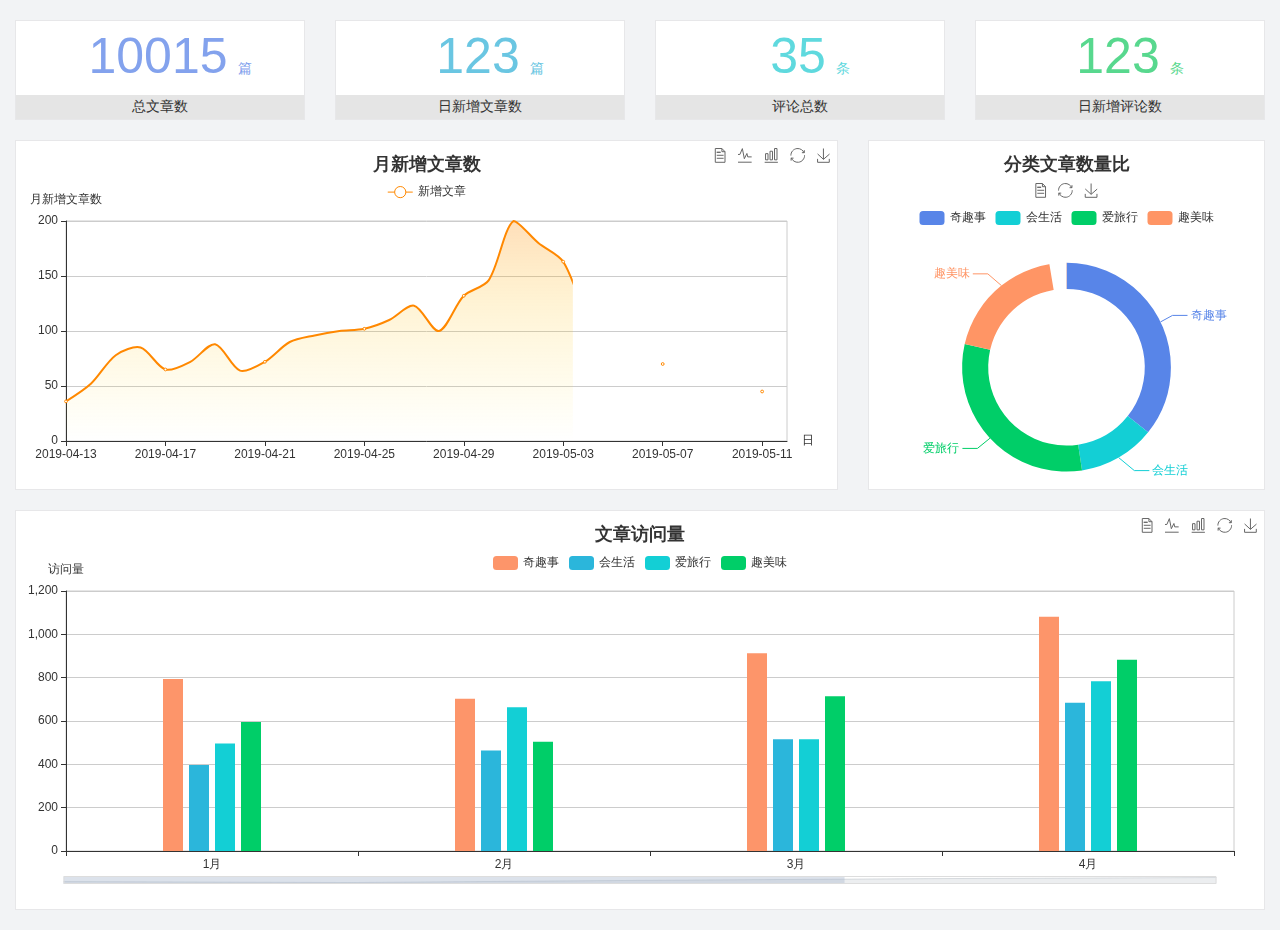
<file: home/dashboard.html>
<!DOCTYPE html>
<html lang="en">

<head>
  <meta charset="UTF-8">
  <meta name="viewport" content="width=device-width, initial-scale=1.0">
  <meta http-equiv="X-UA-Compatible" content="ie=edge">
  <title>图表统计</title>
  <link rel="stylesheet" href="../../assets/lib/bootstrap.css" />
  <link rel="stylesheet" href="../../assets/lib/main.css" />
  <script src="../../assets/lib/jquery.js"></script>
  <script type="text/javascript" src="../../assets/lib/echarts.min.js"></script>
</head>

<body>
  <div class="container-fluid">
    <div class="row spannel_list">
      <div class="col-sm-3 col-xs-6">
        <div class="spannel">
          <em>10015</em><span>篇</span>
          <b>总文章数</b>
        </div>
      </div>
      <div class="col-sm-3 col-xs-6">
        <div class="spannel scolor01">
          <em>123</em><span>篇</span>
          <b>日新增文章数</b>
        </div>
      </div>
      <div class="col-sm-3 col-xs-6">
        <div class="spannel scolor02">
          <em>35</em><span>条</span>
          <b>评论总数</b>
        </div>
      </div>
      <div class="col-sm-3 col-xs-6">
        <div class="spannel scolor03">
          <em>123</em><span>条</span>
          <b>日新增评论数</b>
        </div>
      </div>
    </div>
  </div>

  <div class="container-fluid">
    <div class="row curve-pie">
      <div class="col-lg-8 col-md-8">
        <div class="gragh_pannel" id="curve_show"></div>
      </div>
      <div class="col-lg-4 col-md-4">
        <div class="gragh_pannel" id="pie_show"></div>
      </div>
    </div>
  </div>

  <div class="container-fluid">
    <div class="column_pannel" id="column_show"></div>
  </div>

  <script>
    var oChart = echarts.init(document.getElementById('curve_show'));
    var aList_all = [
      { 'count': 36, 'date': '2019-04-13' },
      { 'count': 52, 'date': '2019-04-14' },
      { 'count': 78, 'date': '2019-04-15' },
      { 'count': 85, 'date': '2019-04-16' },
      { 'count': 65, 'date': '2019-04-17' },
      { 'count': 72, 'date': '2019-04-18' },
      { 'count': 88, 'date': '2019-04-19' },
      { 'count': 64, 'date': '2019-04-20' },
      { 'count': 72, 'date': '2019-04-21' },
      { 'count': 90, 'date': '2019-04-22' },
      { 'count': 96, 'date': '2019-04-23' },
      { 'count': 100, 'date': '2019-04-24' },
      { 'count': 102, 'date': '2019-04-25' },
      { 'count': 110, 'date': '2019-04-26' },
      { 'count': 123, 'date': '2019-04-27' },
      { 'count': 100, 'date': '2019-04-28' },
      { 'count': 132, 'date': '2019-04-29' },
      { 'count': 146, 'date': '2019-04-30' },
      { 'count': 200, 'date': '2019-05-01' },
      { 'count': 180, 'date': '2019-05-02' },
      { 'count': 163, 'date': '2019-05-03' },
      { 'count': 110, 'date': '2019-05-04' },
      { 'count': 80, 'date': '2019-05-05' },
      { 'count': 82, 'date': '2019-05-06' },
      { 'count': 70, 'date': '2019-05-07' },
      { 'count': 65, 'date': '2019-05-08' },
      { 'count': 54, 'date': '2019-05-09' },
      { 'count': 40, 'date': '2019-05-10' },
      { 'count': 45, 'date': '2019-05-11' },
      { 'count': 38, 'date': '2019-05-12' },
    ];

    let aCount = [];
    let aDate = [];

    for (var i = 0; i < aList_all.length; i++) {
      aCount.push(aList_all[i].count);
      aDate.push(aList_all[i].date);
    }

    var chartopt = {
      title: {
        text: '月新增文章数',
        left: 'center',
        top: '10'
      },
      tooltip: {
        trigger: 'axis'
      },
      legend: {
        data: ['新增文章'],
        top: '40'
      },
      toolbox: {
        show: true,
        feature: {
          mark: { show: true },
          dataView: { show: true, readOnly: false },
          magicType: { show: true, type: ['line', 'bar'] },
          restore: { show: true },
          saveAsImage: { show: true }
        }
      },
      calculable: true,
      xAxis: [
        {
          name: '日',
          type: 'category',
          boundaryGap: false,
          data: aDate
        }
      ],
      yAxis: [
        {
          name: '月新增文章数',
          type: 'value'
        }
      ],
      series: [
        {
          name: '新增文章',
          type: 'line',
          smooth: true,
          itemStyle: { normal: { areaStyle: { type: 'default' }, color: '#f80' }, lineStyle: { color: '#f80' } },
          data: aCount
        }],
      areaStyle: {
        normal: {
          color: new echarts.graphic.LinearGradient(0, 0, 0, 1, [{
            offset: 0,
            color: 'rgba(255,136,0,0.39)'
          }, {
            offset: .34,
            color: 'rgba(255,180,0,0.25)'
          }, {
            offset: 1,
            color: 'rgba(255,222,0,0.00)'
          }])

        }
      },
      grid: {
        show: true,
        x: 50,
        x2: 50,
        y: 80,
        height: 220
      }
    };

    oChart.setOption(chartopt);


    var oPie = echarts.init(document.getElementById('pie_show'));
    var oPieopt =
    {
      title: {
        top: 10,
        text: '分类文章数量比',
        x: 'center'
      },
      tooltip: {
        trigger: 'item',
        formatter: "{a} <br/>{b} : {c} ({d}%)"
      },
      color: ['#5885e8', '#13cfd5', '#00ce68', '#ff9565'],
      legend: {
        x: 'center',
        top: 65,
        data: ['奇趣事', '会生活', '爱旅行', '趣美味']
      },
      toolbox: {
        show: true,
        x: 'center',
        top: 35,
        feature: {
          mark: { show: true },
          dataView: { show: true, readOnly: false },
          magicType: {
            show: true,
            type: ['pie', 'funnel'],
            option: {
              funnel: {
                x: '25%',
                width: '50%',
                funnelAlign: 'left',
                max: 1548
              }
            }
          },
          restore: { show: true },
          saveAsImage: { show: true }
        }
      },
      calculable: true,
      series: [
        {
          name: '访问来源',
          type: 'pie',
          radius: ['45%', '60%'],
          center: ['50%', '65%'],
          data: [
            { value: 300, name: '奇趣事' },
            { value: 100, name: '会生活' },
            { value: 260, name: '爱旅行' },
            { value: 180, name: '趣美味' }
          ]
        }
      ]
    };
    oPie.setOption(oPieopt);



    var oColumn = this.echarts.init(document.getElementById('column_show'));
    var oColumnopt =
    {
      title: {
        text: '文章访问量',
        left: 'center',
        top: '10'
      },
      tooltip: {
        trigger: 'axis'
      },
      legend: {
        data: ['奇趣事', '会生活', '爱旅行', '趣美味'],
        top: '40'
      },
      toolbox: {
        show: true,
        feature: {
          mark: { show: true },
          dataView: { show: true, readOnly: false },
          magicType: { show: true, type: ['line', 'bar'] },
          restore: { show: true },
          saveAsImage: { show: true }
        }
      },
      calculable: true,
      xAxis: [
        {
          type: 'category',
          data: ['1月', '2月', '3月', '4月', '5月']
        }
      ],
      yAxis: [
        {
          name: '访问量',
          type: 'value'
        }
      ],
      series: [
        {
          name: '奇趣事',
          type: 'bar',
          barWidth: 20,
          itemStyle: {
            normal: { areaStyle: { type: 'default' }, color: '#fd956a' }
          },
          data: [800, 708, 920, 1090, 1200]
        },
        {
          name: '会生活',
          type: 'bar',
          barWidth: 20,
          itemStyle: {
            normal: { areaStyle: { type: 'default' }, color: '#2bb6db' }
          },
          data: [400, 468, 520, 690, 800]
        },
        {
          name: '爱旅行',
          type: 'bar',
          barWidth: 20,
          itemStyle: {
            normal: { areaStyle: { type: 'default' }, color: '#13cfd5' }
          },
          data: [500, 668, 520, 790, 900]
        },
        {
          name: '趣美味',
          type: 'bar',
          barWidth: 20,
          itemStyle: {
            normal: { areaStyle: { type: 'default' }, color: '#00ce68' }
          },
          data: [600, 508, 720, 890, 1000]
        }
      ],
      grid: {
        show: true,
        x: 50,
        x2: 30,
        y: 80,
        height: 260
      },
      dataZoom: [//给x轴设置滚动条
        {
          start: 0,//默认为0
          end: 100 - 1000 / 31,//默认为100
          type: 'slider',
          show: true,
          xAxisIndex: [0],
          handleSize: 0,//滑动条的 左右2个滑动条的大小
          height: 8,//组件高度
          left: 45, //左边的距离
          right: 50,//右边的距离
          bottom: 26,//右边的距离
          handleColor: '#ddd',//h滑动图标的颜色
          handleStyle: {
            borderColor: "#cacaca",
            borderWidth: "1",
            shadowBlur: 2,
            background: "#ddd",
            shadowColor: "#ddd",
          }
        }]
    };
    oColumn.setOption(oColumnopt);
  </script>
</body>

</html>
</file>
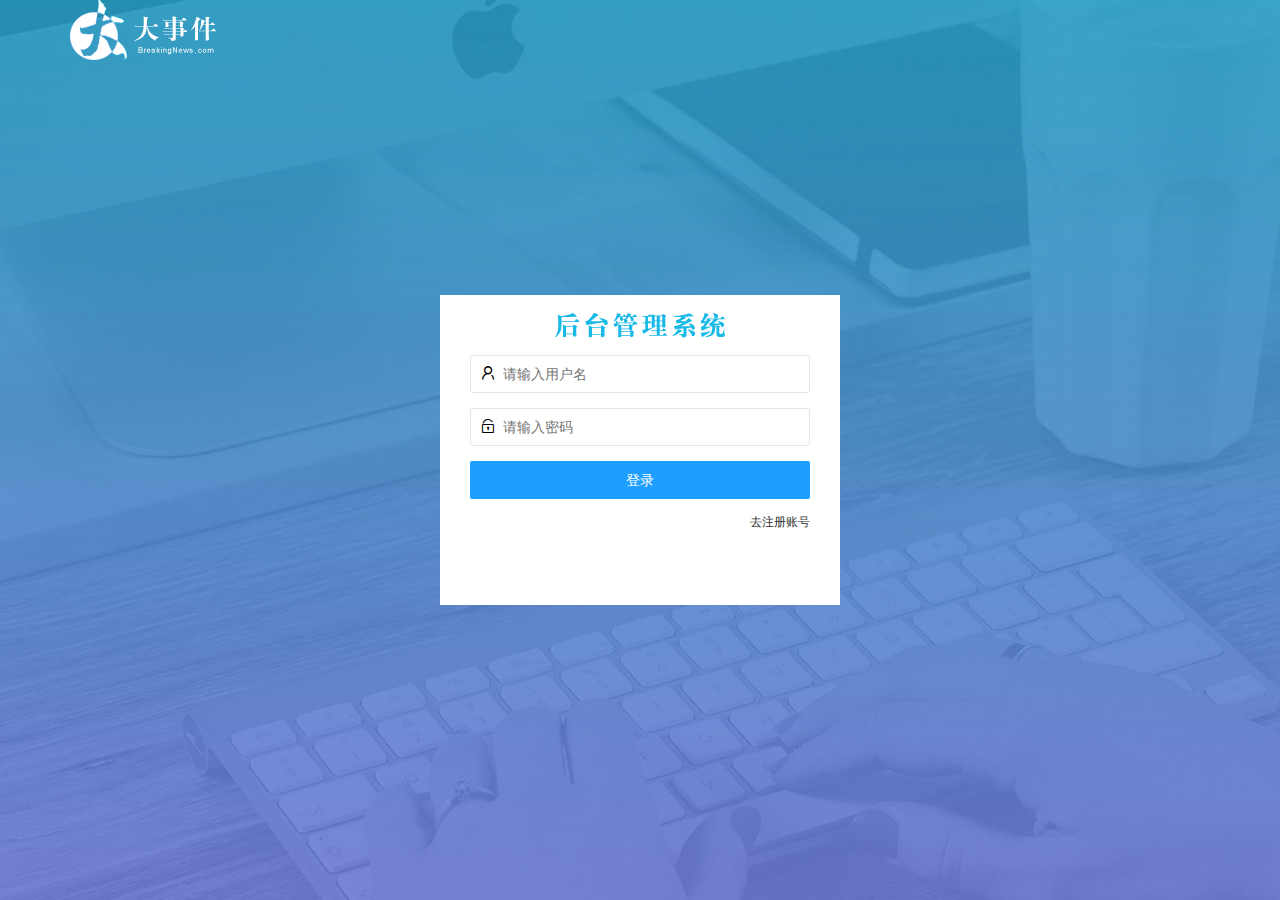
<file: home/login.html>
<!DOCTYPE html>
<html lang="en">
  <head>
    <meta charset="UTF-8" />
    <meta name="viewport" content="width=device-width, initial-scale=1.0" />
    <title>大事件-登录/注册</title>
    <!-- 导入 LayUI 的样式 -->
    <link rel="stylesheet" href="/assets/lib/layui/css/layui.css" />
    <!-- 导入自己的样式表 -->
    <link rel="stylesheet" href="/assets/css/login.css" />
  </head>
  <body>
    <!-- 头部的 Logo 区域 -->
    <div class="layui-main">
      <img src="/assets/images/logo.png" alt="" />
    </div>

    <!-- 登录注册区域 -->
    <div class="loginAndRegBox">
      <div class="title-box"></div>
      <!-- 登录的div -->
      <div class="login-box">
        <!-- 登录的表单 -->
        <form class="layui-form" id="formLogin" action="">
          <!-- 用户名 -->
          <div class="layui-form-item">
            <i class="layui-icon layui-icon-username"></i>
            <input
              type="text"
              name="username"
              required
              lay-verify="required"
              placeholder="请输入用户名"
              autocomplete="off"
              class="layui-input"
            />
          </div>
          <!-- 密码 -->
          <div class="layui-form-item">
            <i class="layui-icon layui-icon-password"></i>
            <input
              type="password"
              name="password"
              required
              lay-verify="required|pwd"
              placeholder="请输入密码"
              autocomplete="off"
              class="layui-input"
            />
          </div>
          <!-- 登录按钮 -->
          <div class="layui-form-item">
            <!-- 注意：表单提交按钮和普通按钮的区别，就是 lay-submit 属性 -->
            <button
              class="layui-btn layui-btn-fluid layui-btn-normal"
              lay-submit
            >
              登录
            </button>
          </div>
          <div class="layui-form-item links">
            <a href="javascript:;" id="link_reg">去注册账号</a>
          </div>
        </form>
      </div>
      <!-- 注册的div -->
      <div class="reg-box">
        <!-- 注册的表单 -->
        <form class="layui-form" action="" id="formReg">
          <!-- 用户名 -->
          <div class="layui-form-item">
            <i class="layui-icon layui-icon-username"></i>
            <input
              type="text"
              name="username"
              required
              lay-verify="required"
              placeholder="请输入用户名"
              autocomplete="off"
              class="layui-input"
            />
          </div>
          <!-- 密码 -->
          <div class="layui-form-item">
            <i class="layui-icon layui-icon-password"></i>
            <input
              type="password"
              name="password"
              required
              lay-verify="required|pwd"
              placeholder="请输入密码"
              autocomplete="off"
              class="layui-input"
            />
          </div>
          <!-- 密码确认框 -->
          <div class="layui-form-item">
            <i class="layui-icon layui-icon-password"></i>
            <input
              type="password"
              name="repassword"
              required
              lay-verify="required|pwd|repwd"
              placeholder="再次确认密码"
              autocomplete="off"
              class="layui-input"
            />
          </div>
          <!-- 注册按钮 -->
          <div class="layui-form-item">
            <!-- 注意：表单提交按钮和普通按钮的区别，就是 lay-submit 属性 -->
            <button
              class="layui-btn layui-btn-fluid layui-btn-normal"
              lay-submit
            >
              注册
            </button>
          </div>
          <div class="layui-form-item links">
            <a href="javascript:;" id="link_login">去登录</a>
          </div>
        </form>
      </div>
    </div>
    <script src="../assets/lib/layui/layui.all.js"></script>
    <script src="../assets/lib/jquery.js"></script>
    <script src="../assets/js/baseAPI.js"></script>
    <script src="../assets/js/login.js"></script>
  </body>
</html>
</file>
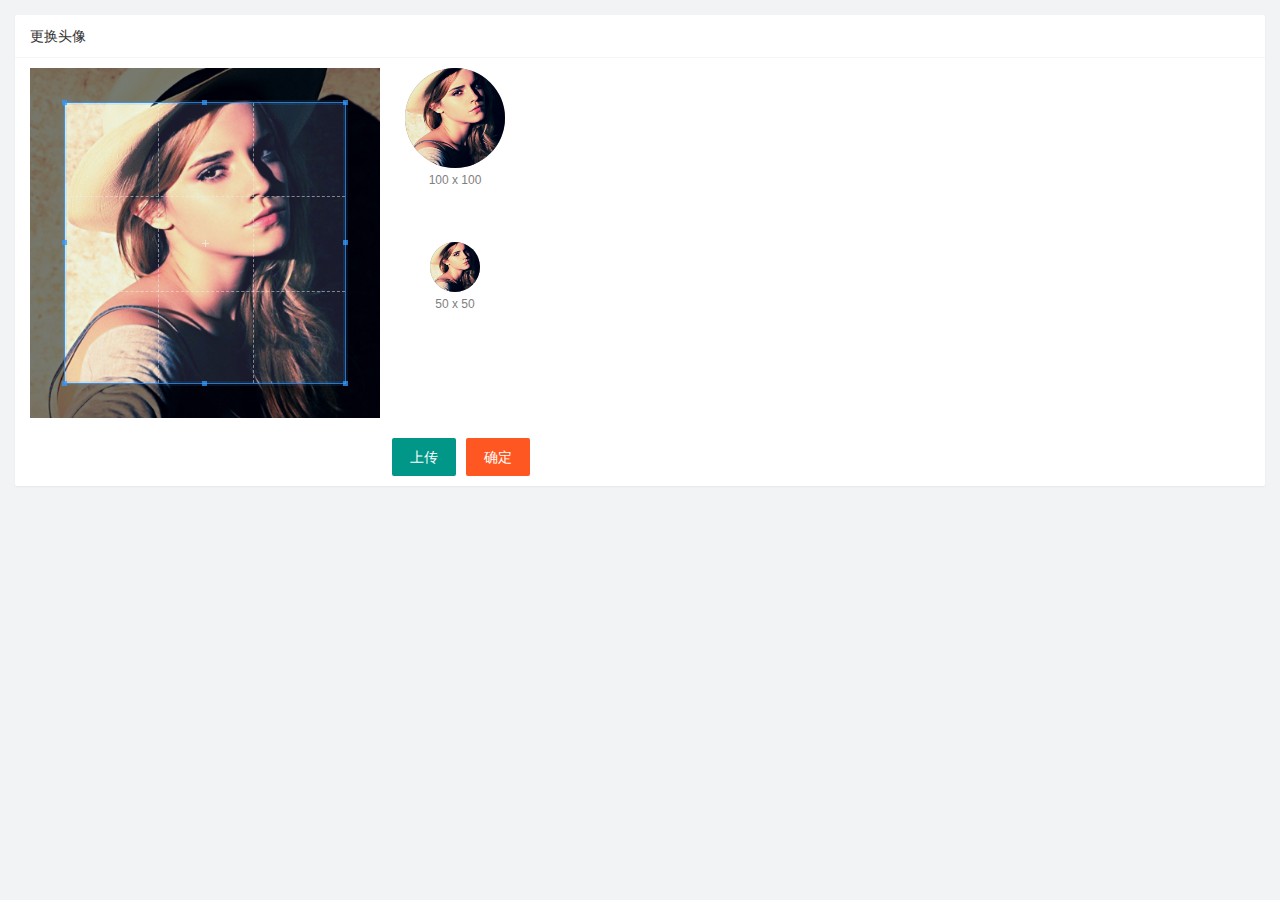
<file: user/user_avatar.html>
<!DOCTYPE html>
<html lang="en">
  <head>
    <meta charset="UTF-8" />
    <meta name="viewport" content="width=device-width, initial-scale=1.0" />
    <title>Document</title>
    <link rel="stylesheet" href="../assets/lib/layui/css/layui.css" />
    <link rel="stylesheet" href="../assets/lib/cropper/cropper.css" />
    <link rel="stylesheet" href="../assets/css/user_avatar.css" />
  </head>
  <body>
    <!-- 卡片区域 -->
    <div class="layui-card">
      <div class="layui-card-header">更换头像</div>
      <div class="layui-card-body">
        <!-- 第一行的图片裁剪和预览区域 -->
        <div class="row1">
          <!-- 图片裁剪区域 -->
          <div class="cropper-box">
            <!-- 这个 img 标签很重要，将来会把它初始化为裁剪区域 -->
            <img id="image" src="/assets/images/sample.jpg" />
          </div>
          <!-- 图片的预览区域 -->
          <div class="preview-box">
            <div>
              <!-- 宽高为 100px 的预览区域 -->
              <div class="img-preview w100"></div>
              <p class="size">100 x 100</p>
            </div>
            <div>
              <!-- 宽高为 50px 的预览区域 -->
              <div class="img-preview w50"></div>
              <p class="size">50 x 50</p>
            </div>
          </div>
        </div>
        <!-- 第二行的按钮区域 -->
        <div class="row2">
          <input type="file" id="file" accept="image/png,image/jpeg" />
          <button type="button" class="layui-btn" id="btnchooes">上传</button>
          <button type="button" class="layui-btn layui-btn-danger" id="btn">
            确定
          </button>
        </div>
      </div>
    </div>
    <script src="../assets/lib/layui/layui.all.js"></script>
    <script src="../assets/lib/jquery.js"></script>
    <script src="../assets/lib/cropper/Cropper.js"></script>
    <script src="..//assets/lib/cropper/jquery-cropper.js"></script>
    <script src="../assets/js/baseAPI.js"></script>
    <script src="../assets/js/user_avatar.js"></script>
  </body>
</html>
</file>
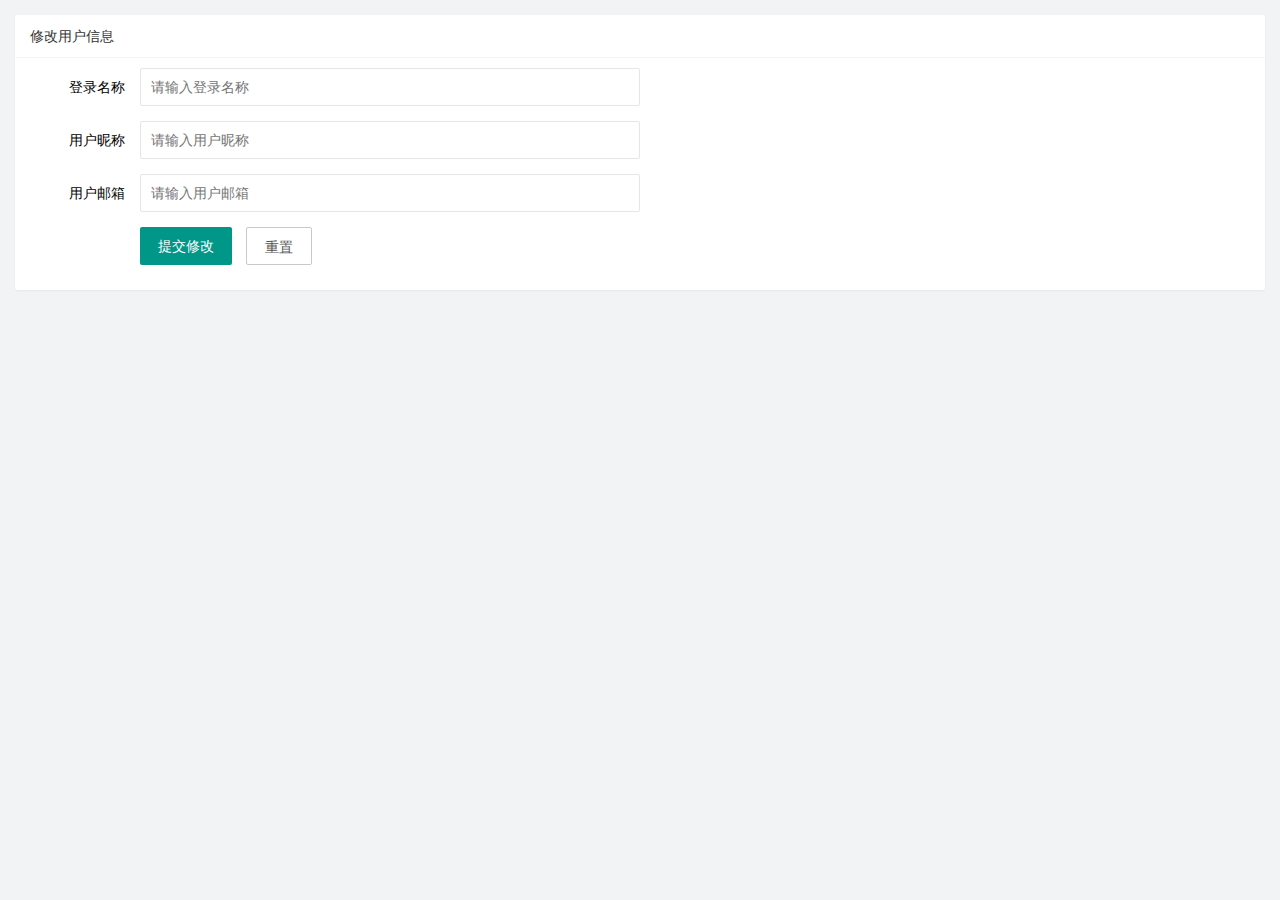
<file: user/user_info.html>
<!DOCTYPE html>
<html lang="en">
  <head>
    <meta charset="UTF-8" />
    <meta name="viewport" content="width=device-width, initial-scale=1.0" />
    <title>Document</title>
    <!-- 导入 layui 的样式 -->
    <link rel="stylesheet" href="../assets/lib/layui/css/layui.css" />
    <!-- 导入自己的样式 -->
    <link rel="stylesheet" href="../assets/css/user_info.css" />
  </head>
  <body>
    <!-- 卡片区域 -->
    <div class="layui-card">
      <div class="layui-card-header">修改用户信息</div>
      <div class="layui-card-body">
        <!-- form 表单区域 -->
        <form class="layui-form" lay-filter="formUserInfo">
          <input type="hidden" name="id" />
          <div class="layui-form-item">
            <label class="layui-form-label">登录名称</label>
            <div class="layui-input-block">
              <input
                type="text"
                name="username"
                required
                lay-verify="required"
                placeholder="请输入登录名称"
                autocomplete="off"
                class="layui-input"
                readonly
              />
            </div>
          </div>
          <div class="layui-form-item">
            <label class="layui-form-label">用户昵称</label>
            <div class="layui-input-block">
              <input
                type="text"
                name="nickname"
                required
                lay-verify="required|nickname"
                placeholder="请输入用户昵称"
                autocomplete="off"
                class="layui-input"
              />
            </div>
          </div>
          <div class="layui-form-item">
            <label class="layui-form-label">用户邮箱</label>
            <div class="layui-input-block">
              <input
                type="text"
                name="email"
                required
                lay-verify="required|email"
                placeholder="请输入用户邮箱"
                autocomplete="off"
                class="layui-input"
              />
            </div>
          </div>
          <div class="layui-form-item">
            <div class="layui-input-block">
              <button class="layui-btn" lay-submit lay-filter="formDemo">
                提交修改
              </button>
              <button type="reset" class="layui-btn layui-btn-primary" id='btnReset'>
                重置
              </button>
            </div>
          </div>
        </form>
      </div>
    </div>
    <script src="../assets/lib/layui/layui.all.js"></script>
    <script src="../assets/lib/jquery.js"></script>
    <script src="../assets/js/baseAPI.js"></script>
    <script src="../assets/js/user_info.js"></script>
  </body>
</html>
</file>
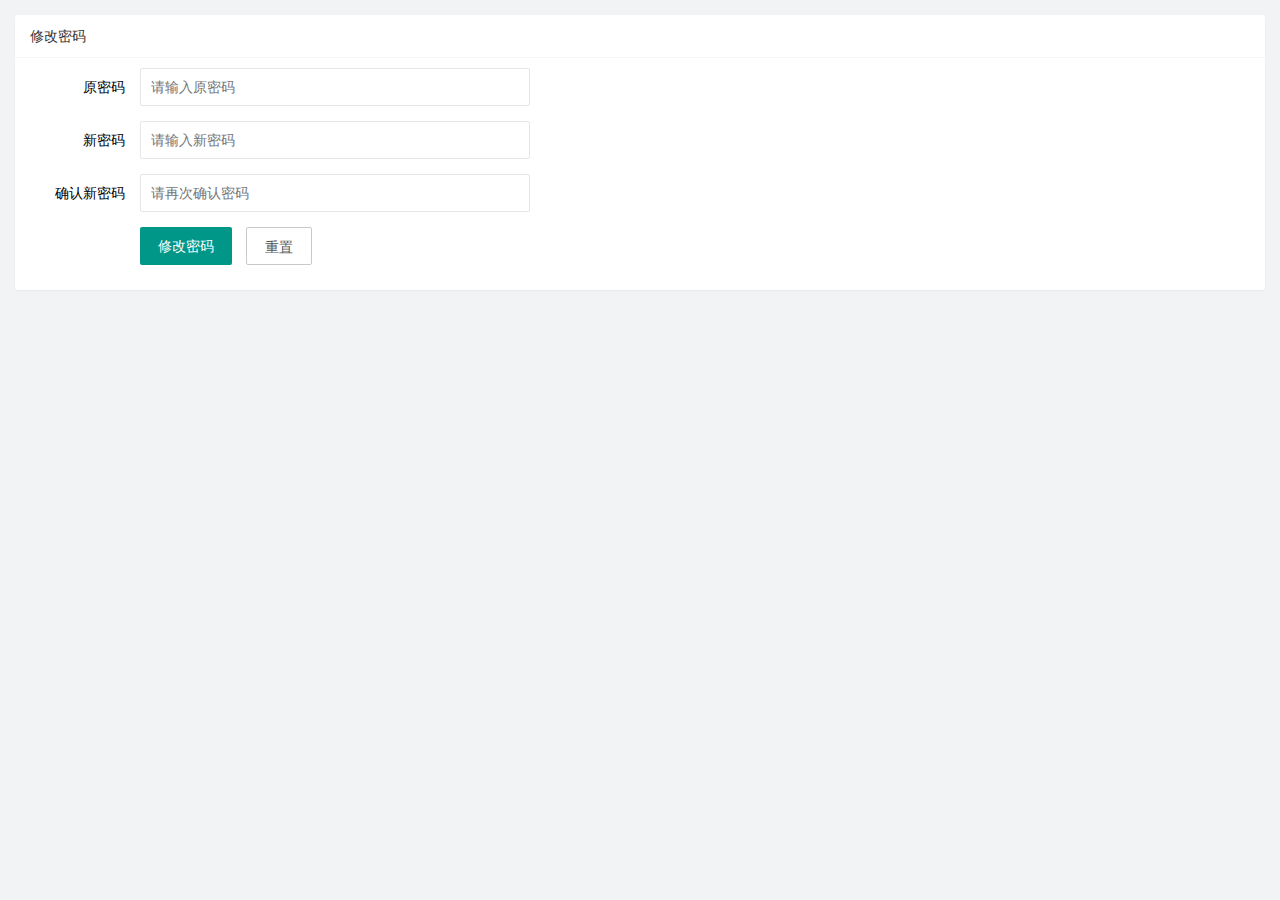
<file: user/user_pwd.html>
<!DOCTYPE html>
<html lang="en">
  <head>
    <meta charset="UTF-8" />
    <meta name="viewport" content="width=device-width, initial-scale=1.0" />
    <title>Document</title>
    <link rel="stylesheet" href="../assets/lib/layui/css/layui.css" />
    <link rel="stylesheet" href="../assets/css/user_pwd.css" />
  </head>
  <body>
    <!-- 卡片区域 -->
    <div class="layui-card">
      <div class="layui-card-header">修改密码</div>
      <div class="layui-card-body">
        <form class="layui-form">
          <div class="layui-form-item">
            <label class="layui-form-label">原密码</label>
            <div class="layui-input-block">
              <input
                type="password"
                name="oldPwd"
                required
                lay-verify="required|pwd"
                placeholder="请输入原密码"
                autocomplete="off"
                class="layui-input"
              />
            </div>
          </div>
          <div class="layui-form-item">
            <label class="layui-form-label">新密码</label>
            <div class="layui-input-block">
              <input
                type="password"
                name="newPwd"
                required
                lay-verify="required|pwd|samePwd"
                placeholder="请输入新密码"
                autocomplete="off"
                class="layui-input"
              />
            </div>
          </div>
          <div class="layui-form-item">
            <label class="layui-form-label">确认新密码</label>
            <div class="layui-input-block">
              <input
                type="password"
                name="rePwd"
                required
                lay-verify="required|pwd|rePwd"
                placeholder="请再次确认密码"
                autocomplete="off"
                class="layui-input"
              />
            </div>
          </div>
          <div class="layui-form-item">
            <div class="layui-input-block">
              <button class="layui-btn" lay-submit lay-filter="formDemo">
                修改密码
              </button>
              <button type="reset" class="layui-btn layui-btn-primary">
                重置
              </button>
            </div>
          </div>
        </form>
      </div>
    </div>
    <!-- 导入 layui 的 js -->
    <script src="../assets/lib/layui/layui.all.js"></script>
    <!-- 导入 jQuery -->
    <script src="../assets/lib/jquery.js"></script>
    <!-- 导入 baseAPI -->
    <script src="../assets/js/baseAPI.js"></script>
    <!-- 导入自己的 js -->
    <script src="../assets/js/user_pwd.js"></script>
  </body>
</html>
</file>
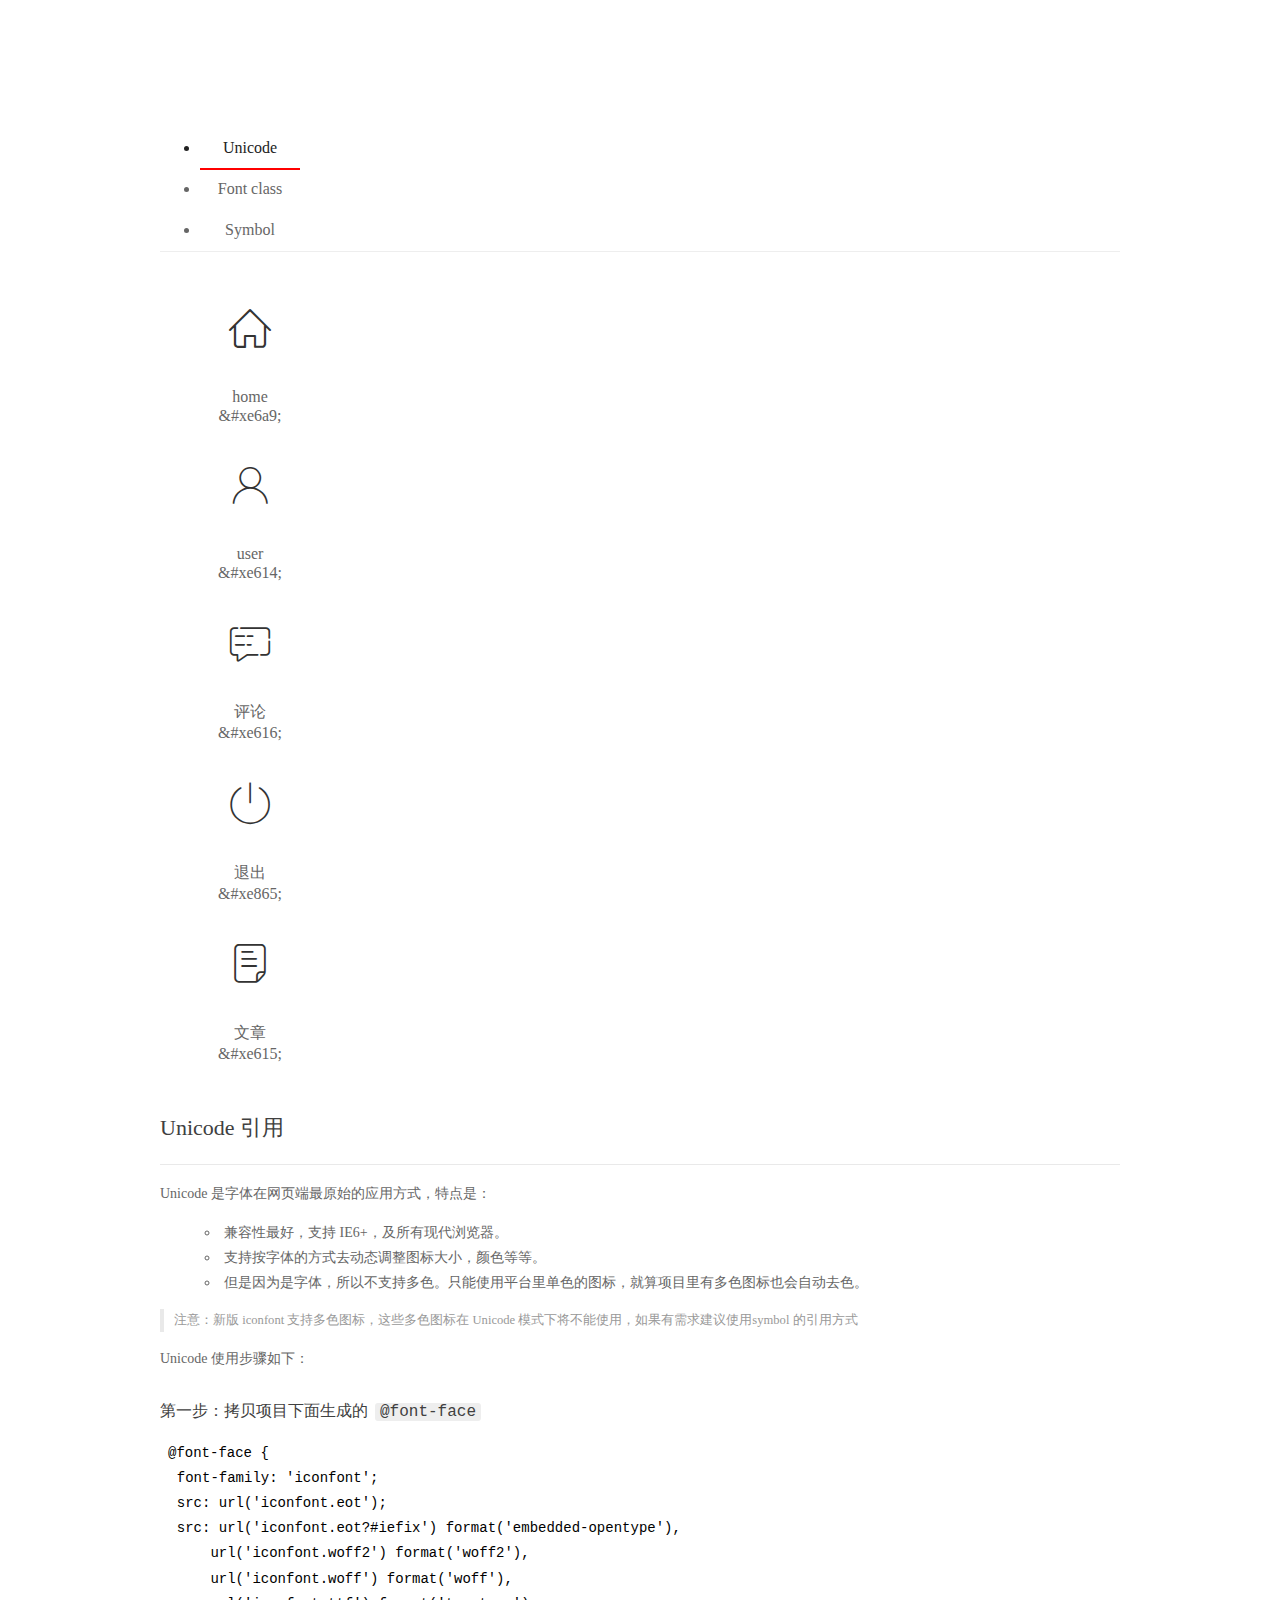
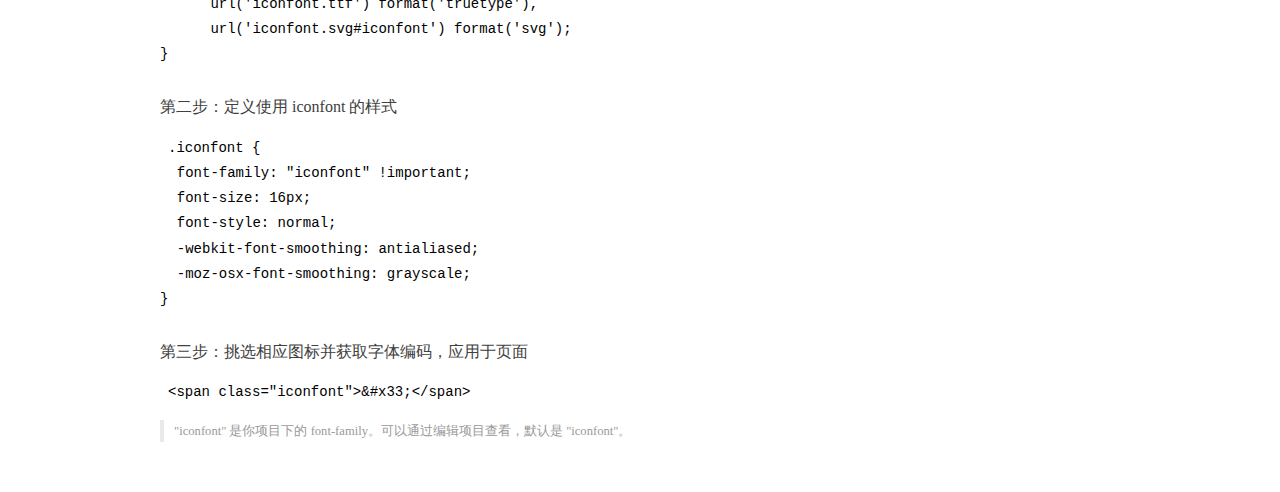
<file: assets/fonts/demo_index.html>
<!DOCTYPE html>
<html>
<head>
  <meta charset="utf-8"/>
  <title>IconFont Demo</title>
  <link rel="shortcut icon" href="https://gtms04.alicdn.com/tps/i4/TB1_oz6GVXXXXaFXpXXJDFnIXXX-64-64.ico" type="image/x-icon"/>
  <link rel="stylesheet" href="https://g.alicdn.com/thx/cube/1.3.2/cube.min.css">
  <link rel="stylesheet" href="demo.css">
  <link rel="stylesheet" href="iconfont.css">
  <script src="iconfont.js"></script>
  <!-- jQuery -->
  <script src="https://a1.alicdn.com/oss/uploads/2018/12/26/7bfddb60-08e8-11e9-9b04-53e73bb6408b.js"></script>
  <!-- 代码高亮 -->
  <script src="https://a1.alicdn.com/oss/uploads/2018/12/26/a3f714d0-08e6-11e9-8a15-ebf944d7534c.js"></script>
</head>
<body>
  <div class="main">
    <h1 class="logo"><a href="https://www.iconfont.cn/" title="iconfont 首页" target="_blank">&#xe86b;</a></h1>
    <div class="nav-tabs">
      <ul id="tabs" class="dib-box">
        <li class="dib active"><span>Unicode</span></li>
        <li class="dib"><span>Font class</span></li>
        <li class="dib"><span>Symbol</span></li>
      </ul>
      
    </div>
    <div class="tab-container">
      <div class="content unicode" style="display: block;">
          <ul class="icon_lists dib-box">
          
            <li class="dib">
              <span class="icon iconfont">&#xe6a9;</span>
                <div class="name">home</div>
                <div class="code-name">&amp;#xe6a9;</div>
              </li>
          
            <li class="dib">
              <span class="icon iconfont">&#xe614;</span>
                <div class="name">user</div>
                <div class="code-name">&amp;#xe614;</div>
              </li>
          
            <li class="dib">
              <span class="icon iconfont">&#xe616;</span>
                <div class="name">评论</div>
                <div class="code-name">&amp;#xe616;</div>
              </li>
          
            <li class="dib">
              <span class="icon iconfont">&#xe865;</span>
                <div class="name">退出</div>
                <div class="code-name">&amp;#xe865;</div>
              </li>
          
            <li class="dib">
              <span class="icon iconfont">&#xe615;</span>
                <div class="name">文章</div>
                <div class="code-name">&amp;#xe615;</div>
              </li>
          
          </ul>
          <div class="article markdown">
          <h2 id="unicode-">Unicode 引用</h2>
          <hr>

          <p>Unicode 是字体在网页端最原始的应用方式，特点是：</p>
          <ul>
            <li>兼容性最好，支持 IE6+，及所有现代浏览器。</li>
            <li>支持按字体的方式去动态调整图标大小，颜色等等。</li>
            <li>但是因为是字体，所以不支持多色。只能使用平台里单色的图标，就算项目里有多色图标也会自动去色。</li>
          </ul>
          <blockquote>
            <p>注意：新版 iconfont 支持多色图标，这些多色图标在 Unicode 模式下将不能使用，如果有需求建议使用symbol 的引用方式</p>
          </blockquote>
          <p>Unicode 使用步骤如下：</p>
          <h3 id="-font-face">第一步：拷贝项目下面生成的 <code>@font-face</code></h3>
<pre><code class="language-css"
>@font-face {
  font-family: 'iconfont';
  src: url('iconfont.eot');
  src: url('iconfont.eot?#iefix') format('embedded-opentype'),
      url('iconfont.woff2') format('woff2'),
      url('iconfont.woff') format('woff'),
      url('iconfont.ttf') format('truetype'),
      url('iconfont.svg#iconfont') format('svg');
}
</code></pre>
          <h3 id="-iconfont-">第二步：定义使用 iconfont 的样式</h3>
<pre><code class="language-css"
>.iconfont {
  font-family: "iconfont" !important;
  font-size: 16px;
  font-style: normal;
  -webkit-font-smoothing: antialiased;
  -moz-osx-font-smoothing: grayscale;
}
</code></pre>
          <h3 id="-">第三步：挑选相应图标并获取字体编码，应用于页面</h3>
<pre>
<code class="language-html"
>&lt;span class="iconfont"&gt;&amp;#x33;&lt;/span&gt;
</code></pre>
          <blockquote>
            <p>"iconfont" 是你项目下的 font-family。可以通过编辑项目查看，默认是 "iconfont"。</p>
          </blockquote>
          </div>
      </div>
      <div class="content font-class">
        <ul class="icon_lists dib-box">
          
          <li class="dib">
            <span class="icon iconfont icon-home"></span>
            <div class="name">
              home
            </div>
            <div class="code-name">.icon-home
            </div>
          </li>
          
          <li class="dib">
            <span class="icon iconfont icon-user"></span>
            <div class="name">
              user
            </div>
            <div class="code-name">.icon-user
            </div>
          </li>
          
          <li class="dib">
            <span class="icon iconfont icon-pinglun"></span>
            <div class="name">
              评论
            </div>
            <div class="code-name">.icon-pinglun
            </div>
          </li>
          
          <li class="dib">
            <span class="icon iconfont icon-tuichu"></span>
            <div class="name">
              退出
            </div>
            <div class="code-name">.icon-tuichu
            </div>
          </li>
          
          <li class="dib">
            <span class="icon iconfont icon-16"></span>
            <div class="name">
              文章
            </div>
            <div class="code-name">.icon-16
            </div>
          </li>
          
        </ul>
        <div class="article markdown">
        <h2 id="font-class-">font-class 引用</h2>
        <hr>

        <p>font-class 是 Unicode 使用方式的一种变种，主要是解决 Unicode 书写不直观，语意不明确的问题。</p>
        <p>与 Unicode 使用方式相比，具有如下特点：</p>
        <ul>
          <li>兼容性良好，支持 IE8+，及所有现代浏览器。</li>
          <li>相比于 Unicode 语意明确，书写更直观。可以很容易分辨这个 icon 是什么。</li>
          <li>因为使用 class 来定义图标，所以当要替换图标时，只需要修改 class 里面的 Unicode 引用。</li>
          <li>不过因为本质上还是使用的字体，所以多色图标还是不支持的。</li>
        </ul>
        <p>使用步骤如下：</p>
        <h3 id="-fontclass-">第一步：引入项目下面生成的 fontclass 代码：</h3>
<pre><code class="language-html">&lt;link rel="stylesheet" href="./iconfont.css"&gt;
</code></pre>
        <h3 id="-">第二步：挑选相应图标并获取类名，应用于页面：</h3>
<pre><code class="language-html">&lt;span class="iconfont icon-xxx"&gt;&lt;/span&gt;
</code></pre>
        <blockquote>
          <p>"
            iconfont" 是你项目下的 font-family。可以通过编辑项目查看，默认是 "iconfont"。</p>
        </blockquote>
      </div>
      </div>
      <div class="content symbol">
          <ul class="icon_lists dib-box">
          
            <li class="dib">
                <svg class="icon svg-icon" aria-hidden="true">
                  <use xlink:href="#icon-home"></use>
                </svg>
                <div class="name">home</div>
                <div class="code-name">#icon-home</div>
            </li>
          
            <li class="dib">
                <svg class="icon svg-icon" aria-hidden="true">
                  <use xlink:href="#icon-user"></use>
                </svg>
                <div class="name">user</div>
                <div class="code-name">#icon-user</div>
            </li>
          
            <li class="dib">
                <svg class="icon svg-icon" aria-hidden="true">
                  <use xlink:href="#icon-pinglun"></use>
                </svg>
                <div class="name">评论</div>
                <div class="code-name">#icon-pinglun</div>
            </li>
          
            <li class="dib">
                <svg class="icon svg-icon" aria-hidden="true">
                  <use xlink:href="#icon-tuichu"></use>
                </svg>
                <div class="name">退出</div>
                <div class="code-name">#icon-tuichu</div>
            </li>
          
            <li class="dib">
                <svg class="icon svg-icon" aria-hidden="true">
                  <use xlink:href="#icon-16"></use>
                </svg>
                <div class="name">文章</div>
                <div class="code-name">#icon-16</div>
            </li>
          
          </ul>
          <div class="article markdown">
          <h2 id="symbol-">Symbol 引用</h2>
          <hr>

          <p>这是一种全新的使用方式，应该说这才是未来的主流，也是平台目前推荐的用法。相关介绍可以参考这篇<a href="">文章</a>
            这种用法其实是做了一个 SVG 的集合，与另外两种相比具有如下特点：</p>
          <ul>
            <li>支持多色图标了，不再受单色限制。</li>
            <li>通过一些技巧，支持像字体那样，通过 <code>font-size</code>, <code>color</code> 来调整样式。</li>
            <li>兼容性较差，支持 IE9+，及现代浏览器。</li>
            <li>浏览器渲染 SVG 的性能一般，还不如 png。</li>
          </ul>
          <p>使用步骤如下：</p>
          <h3 id="-symbol-">第一步：引入项目下面生成的 symbol 代码：</h3>
<pre><code class="language-html">&lt;script src="./iconfont.js"&gt;&lt;/script&gt;
</code></pre>
          <h3 id="-css-">第二步：加入通用 CSS 代码（引入一次就行）：</h3>
<pre><code class="language-html">&lt;style&gt;
.icon {
  width: 1em;
  height: 1em;
  vertical-align: -0.15em;
  fill: currentColor;
  overflow: hidden;
}
&lt;/style&gt;
</code></pre>
          <h3 id="-">第三步：挑选相应图标并获取类名，应用于页面：</h3>
<pre><code class="language-html">&lt;svg class="icon" aria-hidden="true"&gt;
  &lt;use xlink:href="#icon-xxx"&gt;&lt;/use&gt;
&lt;/svg&gt;
</code></pre>
          </div>
      </div>

    </div>
  </div>
  <script>
  $(document).ready(function () {
      $('.tab-container .content:first').show()

      $('#tabs li').click(function (e) {
        var tabContent = $('.tab-container .content')
        var index = $(this).index()

        if ($(this).hasClass('active')) {
          return
        } else {
          $('#tabs li').removeClass('active')
          $(this).addClass('active')

          tabContent.hide().eq(index).fadeIn()
        }
      })
    })
  </script>
</body>
</html>
</file>
<file: assets/lib/main.css>
body{
    font-family:'MicroSoft YaHei';
    background-color: #f2f3f5;
}
.main_wrap{
    position:fixed;
    width:100%;
    height:100%;
    left:0px;
    top:0px;
    background:url('../images/login_bg.jpg'); 
    background-size:100% 100%; 
  }
.header{
    width:1200px;
    overflow: hidden;
    margin:20px auto 0;
}
.heade .logo{
    float: left;
}
.header .copyright{
    float:right;
    font-size:12px;
    color:#fff;
    text-align:right;
    line-height:20px;
    margin-top:10px;
}
.login_form_con{
    position:absolute;
    left:50%;
    top:50%;
    margin-left:-200px;
    margin-top:-155px;
    width:400px;
    height:310px;
    background-color: #edeff0;
}

.login_form{
    position: relative;
}

.login_form .icon-user{
    position:absolute;
    font-size:16px;
    color:#999;
    left:46px;
    top:12px;
}
.login_form .icon-key{
    position:absolute;
    font-size:18px;
    color:#999;
    left:46px;
    top:78px;
}
.login_title{
    height:60px;
    background:url('../images/login_title.png') center center no-repeat #fff;
}
.input_txt,.input_pass,.input_sub{
    display:block;
    width:334px;
    height:37px;
    padding:0px;
    text-indent:40px;
    border:1px solid #ddd;
    margin:27px auto 0;
    outline:none;
}
.input_sub{
    margin-top:40px;
    height:42px;
    background-color: #19b9e7;
    text-indent:0px;
    font-size:18px;
    color:#fff;
    cursor: pointer;
}
.input_sub:hover{
    background-color: #08a0cc;
}

.sider{
    position:fixed;
    left:0;
    top:0;
    bottom:0;
    width:210px;
    background-color: #323745;
}
.sider .logo{
    display:block;
    height:56px;
    background-color: #242732;
    overflow: hidden;
}
.sider .logo img{
    display:block;
    margin:6px auto 0;
}
.user_info{
    height:79px;
    border-bottom:1px solid #5a5e6b;
}

.user_info img{
    float: left;
    width:40px;
    height:40px;
    border-radius:20px;
    margin:19px 0 0 30px;
}
.user_info span{
    float: left;
    width:120px;
    font-size:12px;
    color:#fff;
    margin:23px 0 0 20px;
}
.user_info b{
    float: left;
    width: 120px;
    font-weight:normal;
    font-size:12px;
    color:#adafb5;
    margin:2px 0 0 20px;
}

.menu .level01{
    height:50px;
    line-height:50px;
}
.menu .level01 a{
    display:block;
    height:50px;
    font-size:12px;
    color:#adafb5;
    overflow: hidden;
}
.menu .level01.active a{
    background-color: #1378f0;
    color:#fff;
}
.menu .level01.active i{
    color:#fff;
}

.menu .level01 a:hover{
    background-color: #1378f0;
    color:#fff;
}
.menu .level01 a:hover i{
    color:#fff;
}
.menu .level01 i{
    color:#61646f;
    font-size:22px;
    float: left;
    margin-left:26px;
}
.menu .level01 span{
    float: left;
    margin-left:10px;
}
.menu .level01 b{
    float: right;
    margin-right:20px;
    font-weight:normal;
    transform:rotate(90deg);
    transition:all 500ms ease;
}

.menu .level01 .rotate0{
    transform:rotate(0deg);
}

.menu .level02{
    background: #242732;
    display:none;
}


.menu .level02 li{
    height:40px;
    line-height:40px;
}
.menu .level02 li a{
    display:block;
    height:40px;
    font-size:12px;
    color:#adafb5;
    overflow: hidden;
}

.menu .level02 li a:hover{
    background-color: #1378f0;
    color:#fff;
}

.menu .level02 li i{
    font-size:12px;
    float: left;
    margin-left:60px;
}
.menu .level02 li span{
    font-size:12px;
    float: left;
    margin-left:5px;
}

.menu .level02 .active a{
    color:#ffae00;
}

.header_bar{
    position:fixed;
    left:210px;
    right:0;
    top:0;
    height:56px;
    background-color: #fff;
}

.main{
    position:fixed;
    left:210px;
    top:56px;
    right:0;
    bottom:0;
    background-color: #f2f3f5;
}

.search_form{
    width:218px;
    height:33px;
    border:1px solid #ddd;
    background-color: #f2f3f5;
    border-radius:16px;
    float: left;
    margin:12px 0 0 27px;
}

.search_form input{
    padding:0px;
    margin:0px;
    border:0px;
    float: left;
    background-color: #f2f3f5;
    font-size:12px;
    width:175px;
    height:31px;
    margin-left:12px;
    outline:none;
   
}

.search_form .icon-search{
    line-height:33px;
    cursor: pointer;
    font-size:18px;
    color:#abaebb;
}
.user_center_link{
    float:right;

}
.user_center_link a{
    line-height:56px;
    font-size:12px;
    color:#999;
    margin-right:15px;
}
.user_center_link a:hover{
    color:#ffae00
}

.user_center_link img{
    width:42px;
    height:42px;
    border-radius:32px;
    margin-right:10px;
}

.spannel_list{
    margin-top:20px;
}

.spannel{
	height:100px;
	overflow:hidden;
	text-align:center;
    position:relative;
    background-color: #fff;
    border:1px solid #e7e7e9;
    margin-bottom:20px;
}

.spannel em{
    font-style:normal;
	font-size:50px;
	line-height:50px;
	display:inline-block;
	margin:10px 0 0 20px;
	font-family:'Arial';
	color:#83a2ed;
}

.spannel span{
	font-size:14px;
	display:inline-block;
	color:#83a2ed;
	margin-left:10px;
}

.spannel b{
	position:absolute;
	left:0;
	bottom:0;
	width:100%;
	line-height:24px;
	background:#e5e5e5;
	color:#333;
	font-size:14px;
	font-weight:normal;
}

.scolor01 em,.scolor01 span{
	color:#6ac6e2;
}

.scolor02 em,.scolor02 span{
	color:#5fd9de;
}

.scolor03 em,.scolor03 span{
	color:#58d88e;
}


.gragh_pannel{
    height:350px;
    border:1px solid #e7e7e9;
    background-color: #fff!important; 
    margin-bottom:20px;  
}

.column_pannel{
    margin-bottom:20px;
    height:400px;
    border:1px solid #e7e7e9;
    background-color: #fff!important;   
}

.common_title{
    line-height:42px;
    background-color: #fbfbfb;
    border:1px solid #e7e7e9;
    margin-top:20px;
    text-indent: 15px;
    font-size:14px;
    color:#333;
}

.common_con{
    border:1px solid #e7e7e9;
    border-top:0px;
    background-color: #fff;
    padding-bottom:20px;
    margin-bottom:20px;
}
.opt_btns{
    margin-top:20px;
}

.mp20{
    margin-top:20px;
}

.pagination{   
   margin:0;
}

.article_form{
    margin-top:20px;
}

.form-group{
    margin-bottom:25px;
}

.form-group label{
    font-weight:normal;
    color:#666;
}

.icon-icondate{
    line-height:16px;
}

.user_pic{
    width:100px;
    height:100px;
    margin-bottom:10px;
}

.article_cover{
    width:200px;
    height:200px;
    margin-bottom:10px;
}
</file>
<file: assets/lib/layui/css/layui.css>
/** layui-v2.5.5 MIT License By https://www.layui.com */
 .layui-inline,img{display:inline-block;vertical-align:middle}h1,h2,h3,h4,h5,h6{font-weight:400}.layui-edge,.layui-header,.layui-inline,.layui-main{position:relative}.layui-body,.layui-edge,.layui-elip{overflow:hidden}.layui-btn,.layui-edge,.layui-inline,img{vertical-align:middle}.layui-btn,.layui-disabled,.layui-icon,.layui-unselect{-moz-user-select:none;-webkit-user-select:none;-ms-user-select:none}.layui-elip,.layui-form-checkbox span,.layui-form-pane .layui-form-label{text-overflow:ellipsis;white-space:nowrap}.layui-breadcrumb,.layui-tree-btnGroup{visibility:hidden}blockquote,body,button,dd,div,dl,dt,form,h1,h2,h3,h4,h5,h6,input,li,ol,p,pre,td,textarea,th,ul{margin:0;padding:0;-webkit-tap-highlight-color:rgba(0,0,0,0)}a:active,a:hover{outline:0}img{border:none}li{list-style:none}table{border-collapse:collapse;border-spacing:0}h4,h5,h6{font-size:100%}button,input,optgroup,option,select,textarea{font-family:inherit;font-size:inherit;font-style:inherit;font-weight:inherit;outline:0}pre{white-space:pre-wrap;white-space:-moz-pre-wrap;white-space:-pre-wrap;white-space:-o-pre-wrap;word-wrap:break-word}body{line-height:24px;font:14px Helvetica Neue,Helvetica,PingFang SC,Tahoma,Arial,sans-serif}hr{height:1px;margin:10px 0;border:0;clear:both}a{color:#333;text-decoration:none}a:hover{color:#777}a cite{font-style:normal;*cursor:pointer}.layui-border-box,.layui-border-box *{box-sizing:border-box}.layui-box,.layui-box *{box-sizing:content-box}.layui-clear{clear:both;*zoom:1}.layui-clear:after{content:'\20';clear:both;*zoom:1;display:block;height:0}.layui-inline{*display:inline;*zoom:1}.layui-edge{display:inline-block;width:0;height:0;border-width:6px;border-style:dashed;border-color:transparent}.layui-edge-top{top:-4px;border-bottom-color:#999;border-bottom-style:solid}.layui-edge-right{border-left-color:#999;border-left-style:solid}.layui-edge-bottom{top:2px;border-top-color:#999;border-top-style:solid}.layui-edge-left{border-right-color:#999;border-right-style:solid}.layui-disabled,.layui-disabled:hover{color:#d2d2d2!important;cursor:not-allowed!important}.layui-circle{border-radius:100%}.layui-show{display:block!important}.layui-hide{display:none!important}@font-face{font-family:layui-icon;src:url(../font/iconfont.eot?v=250);src:url(../font/iconfont.eot?v=250#iefix) format('embedded-opentype'),url(../font/iconfont.woff2?v=250) format('woff2'),url(../font/iconfont.woff?v=250) format('woff'),url(../font/iconfont.ttf?v=250) format('truetype'),url(../font/iconfont.svg?v=250#layui-icon) format('svg')}.layui-icon{font-family:layui-icon!important;font-size:16px;font-style:normal;-webkit-font-smoothing:antialiased;-moz-osx-font-smoothing:grayscale}.layui-icon-reply-fill:before{content:"\e611"}.layui-icon-set-fill:before{content:"\e614"}.layui-icon-menu-fill:before{content:"\e60f"}.layui-icon-search:before{content:"\e615"}.layui-icon-share:before{content:"\e641"}.layui-icon-set-sm:before{content:"\e620"}.layui-icon-engine:before{content:"\e628"}.layui-icon-close:before{content:"\1006"}.layui-icon-close-fill:before{content:"\1007"}.layui-icon-chart-screen:before{content:"\e629"}.layui-icon-star:before{content:"\e600"}.layui-icon-circle-dot:before{content:"\e617"}.layui-icon-chat:before{content:"\e606"}.layui-icon-release:before{content:"\e609"}.layui-icon-list:before{content:"\e60a"}.layui-icon-chart:before{content:"\e62c"}.layui-icon-ok-circle:before{content:"\1005"}.layui-icon-layim-theme:before{content:"\e61b"}.layui-icon-table:before{content:"\e62d"}.layui-icon-right:before{content:"\e602"}.layui-icon-left:before{content:"\e603"}.layui-icon-cart-simple:before{content:"\e698"}.layui-icon-face-cry:before{content:"\e69c"}.layui-icon-face-smile:before{content:"\e6af"}.layui-icon-survey:before{content:"\e6b2"}.layui-icon-tree:before{content:"\e62e"}.layui-icon-upload-circle:before{content:"\e62f"}.layui-icon-add-circle:before{content:"\e61f"}.layui-icon-download-circle:before{content:"\e601"}.layui-icon-templeate-1:before{content:"\e630"}.layui-icon-util:before{content:"\e631"}.layui-icon-face-surprised:before{content:"\e664"}.layui-icon-edit:before{content:"\e642"}.layui-icon-speaker:before{content:"\e645"}.layui-icon-down:before{content:"\e61a"}.layui-icon-file:before{content:"\e621"}.layui-icon-layouts:before{content:"\e632"}.layui-icon-rate-half:before{content:"\e6c9"}.layui-icon-add-circle-fine:before{content:"\e608"}.layui-icon-prev-circle:before{content:"\e633"}.layui-icon-read:before{content:"\e705"}.layui-icon-404:before{content:"\e61c"}.layui-icon-carousel:before{content:"\e634"}.layui-icon-help:before{content:"\e607"}.layui-icon-code-circle:before{content:"\e635"}.layui-icon-water:before{content:"\e636"}.layui-icon-username:before{content:"\e66f"}.layui-icon-find-fill:before{content:"\e670"}.layui-icon-about:before{content:"\e60b"}.layui-icon-location:before{content:"\e715"}.layui-icon-up:before{content:"\e619"}.layui-icon-pause:before{content:"\e651"}.layui-icon-date:before{content:"\e637"}.layui-icon-layim-uploadfile:before{content:"\e61d"}.layui-icon-delete:before{content:"\e640"}.layui-icon-play:before{content:"\e652"}.layui-icon-top:before{content:"\e604"}.layui-icon-friends:before{content:"\e612"}.layui-icon-refresh-3:before{content:"\e9aa"}.layui-icon-ok:before{content:"\e605"}.layui-icon-layer:before{content:"\e638"}.layui-icon-face-smile-fine:before{content:"\e60c"}.layui-icon-dollar:before{content:"\e659"}.layui-icon-group:before{content:"\e613"}.layui-icon-layim-download:before{content:"\e61e"}.layui-icon-picture-fine:before{content:"\e60d"}.layui-icon-link:before{content:"\e64c"}.layui-icon-diamond:before{content:"\e735"}.layui-icon-log:before{content:"\e60e"}.layui-icon-rate-solid:before{content:"\e67a"}.layui-icon-fonts-del:before{content:"\e64f"}.layui-icon-unlink:before{content:"\e64d"}.layui-icon-fonts-clear:before{content:"\e639"}.layui-icon-triangle-r:before{content:"\e623"}.layui-icon-circle:before{content:"\e63f"}.layui-icon-radio:before{content:"\e643"}.layui-icon-align-center:before{content:"\e647"}.layui-icon-align-right:before{content:"\e648"}.layui-icon-align-left:before{content:"\e649"}.layui-icon-loading-1:before{content:"\e63e"}.layui-icon-return:before{content:"\e65c"}.layui-icon-fonts-strong:before{content:"\e62b"}.layui-icon-upload:before{content:"\e67c"}.layui-icon-dialogue:before{content:"\e63a"}.layui-icon-video:before{content:"\e6ed"}.layui-icon-headset:before{content:"\e6fc"}.layui-icon-cellphone-fine:before{content:"\e63b"}.layui-icon-add-1:before{content:"\e654"}.layui-icon-face-smile-b:before{content:"\e650"}.layui-icon-fonts-html:before{content:"\e64b"}.layui-icon-form:before{content:"\e63c"}.layui-icon-cart:before{content:"\e657"}.layui-icon-camera-fill:before{content:"\e65d"}.layui-icon-tabs:before{content:"\e62a"}.layui-icon-fonts-code:before{content:"\e64e"}.layui-icon-fire:before{content:"\e756"}.layui-icon-set:before{content:"\e716"}.layui-icon-fonts-u:before{content:"\e646"}.layui-icon-triangle-d:before{content:"\e625"}.layui-icon-tips:before{content:"\e702"}.layui-icon-picture:before{content:"\e64a"}.layui-icon-more-vertical:before{content:"\e671"}.layui-icon-flag:before{content:"\e66c"}.layui-icon-loading:before{content:"\e63d"}.layui-icon-fonts-i:before{content:"\e644"}.layui-icon-refresh-1:before{content:"\e666"}.layui-icon-rmb:before{content:"\e65e"}.layui-icon-home:before{content:"\e68e"}.layui-icon-user:before{content:"\e770"}.layui-icon-notice:before{content:"\e667"}.layui-icon-login-weibo:before{content:"\e675"}.layui-icon-voice:before{content:"\e688"}.layui-icon-upload-drag:before{content:"\e681"}.layui-icon-login-qq:before{content:"\e676"}.layui-icon-snowflake:before{content:"\e6b1"}.layui-icon-file-b:before{content:"\e655"}.layui-icon-template:before{content:"\e663"}.layui-icon-auz:before{content:"\e672"}.layui-icon-console:before{content:"\e665"}.layui-icon-app:before{content:"\e653"}.layui-icon-prev:before{content:"\e65a"}.layui-icon-website:before{content:"\e7ae"}.layui-icon-next:before{content:"\e65b"}.layui-icon-component:before{content:"\e857"}.layui-icon-more:before{content:"\e65f"}.layui-icon-login-wechat:before{content:"\e677"}.layui-icon-shrink-right:before{content:"\e668"}.layui-icon-spread-left:before{content:"\e66b"}.layui-icon-camera:before{content:"\e660"}.layui-icon-note:before{content:"\e66e"}.layui-icon-refresh:before{content:"\e669"}.layui-icon-female:before{content:"\e661"}.layui-icon-male:before{content:"\e662"}.layui-icon-password:before{content:"\e673"}.layui-icon-senior:before{content:"\e674"}.layui-icon-theme:before{content:"\e66a"}.layui-icon-tread:before{content:"\e6c5"}.layui-icon-praise:before{content:"\e6c6"}.layui-icon-star-fill:before{content:"\e658"}.layui-icon-rate:before{content:"\e67b"}.layui-icon-template-1:before{content:"\e656"}.layui-icon-vercode:before{content:"\e679"}.layui-icon-cellphone:before{content:"\e678"}.layui-icon-screen-full:before{content:"\e622"}.layui-icon-screen-restore:before{content:"\e758"}.layui-icon-cols:before{content:"\e610"}.layui-icon-export:before{content:"\e67d"}.layui-icon-print:before{content:"\e66d"}.layui-icon-slider:before{content:"\e714"}.layui-icon-addition:before{content:"\e624"}.layui-icon-subtraction:before{content:"\e67e"}.layui-icon-service:before{content:"\e626"}.layui-icon-transfer:before{content:"\e691"}.layui-main{width:1140px;margin:0 auto}.layui-header{z-index:1000;height:60px}.layui-header a:hover{transition:all .5s;-webkit-transition:all .5s}.layui-side{position:fixed;left:0;top:0;bottom:0;z-index:999;width:200px;overflow-x:hidden}.layui-side-scroll{position:relative;width:220px;height:100%;overflow-x:hidden}.layui-body{position:absolute;left:200px;right:0;top:0;bottom:0;z-index:998;width:auto;overflow-y:auto;box-sizing:border-box}.layui-layout-body{overflow:hidden}.layui-layout-admin .layui-header{background-color:#23262E}.layui-layout-admin .layui-side{top:60px;width:200px;overflow-x:hidden}.layui-layout-admin .layui-body{position:fixed;top:60px;bottom:44px}.layui-layout-admin .layui-main{width:auto;margin:0 15px}.layui-layout-admin .layui-footer{position:fixed;left:200px;right:0;bottom:0;height:44px;line-height:44px;padding:0 15px;background-color:#eee}.layui-layout-admin .layui-logo{position:absolute;left:0;top:0;width:200px;height:100%;line-height:60px;text-align:center;color:#009688;font-size:16px}.layui-layout-admin .layui-header .layui-nav{background:0 0}.layui-layout-left{position:absolute!important;left:200px;top:0}.layui-layout-right{position:absolute!important;right:0;top:0}.layui-container{position:relative;margin:0 auto;padding:0 15px;box-sizing:border-box}.layui-fluid{position:relative;margin:0 auto;padding:0 15px}.layui-row:after,.layui-row:before{content:'';display:block;clear:both}.layui-col-lg1,.layui-col-lg10,.layui-col-lg11,.layui-col-lg12,.layui-col-lg2,.layui-col-lg3,.layui-col-lg4,.layui-col-lg5,.layui-col-lg6,.layui-col-lg7,.layui-col-lg8,.layui-col-lg9,.layui-col-md1,.layui-col-md10,.layui-col-md11,.layui-col-md12,.layui-col-md2,.layui-col-md3,.layui-col-md4,.layui-col-md5,.layui-col-md6,.layui-col-md7,.layui-col-md8,.layui-col-md9,.layui-col-sm1,.layui-col-sm10,.layui-col-sm11,.layui-col-sm12,.layui-col-sm2,.layui-col-sm3,.layui-col-sm4,.layui-col-sm5,.layui-col-sm6,.layui-col-sm7,.layui-col-sm8,.layui-col-sm9,.layui-col-xs1,.layui-col-xs10,.layui-col-xs11,.layui-col-xs12,.layui-col-xs2,.layui-col-xs3,.layui-col-xs4,.layui-col-xs5,.layui-col-xs6,.layui-col-xs7,.layui-col-xs8,.layui-col-xs9{position:relative;display:block;box-sizing:border-box}.layui-col-xs1,.layui-col-xs10,.layui-col-xs11,.layui-col-xs12,.layui-col-xs2,.layui-col-xs3,.layui-col-xs4,.layui-col-xs5,.layui-col-xs6,.layui-col-xs7,.layui-col-xs8,.layui-col-xs9{float:left}.layui-col-xs1{width:8.33333333%}.layui-col-xs2{width:16.66666667%}.layui-col-xs3{width:25%}.layui-col-xs4{width:33.33333333%}.layui-col-xs5{width:41.66666667%}.layui-col-xs6{width:50%}.layui-col-xs7{width:58.33333333%}.layui-col-xs8{width:66.66666667%}.layui-col-xs9{width:75%}.layui-col-xs10{width:83.33333333%}.layui-col-xs11{width:91.66666667%}.layui-col-xs12{width:100%}.layui-col-xs-offset1{margin-left:8.33333333%}.layui-col-xs-offset2{margin-left:16.66666667%}.layui-col-xs-offset3{margin-left:25%}.layui-col-xs-offset4{margin-left:33.33333333%}.layui-col-xs-offset5{margin-left:41.66666667%}.layui-col-xs-offset6{margin-left:50%}.layui-col-xs-offset7{margin-left:58.33333333%}.layui-col-xs-offset8{margin-left:66.66666667%}.layui-col-xs-offset9{margin-left:75%}.layui-col-xs-offset10{margin-left:83.33333333%}.layui-col-xs-offset11{margin-left:91.66666667%}.layui-col-xs-offset12{margin-left:100%}@media screen and (max-width:768px){.layui-hide-xs{display:none!important}.layui-show-xs-block{display:block!important}.layui-show-xs-inline{display:inline!important}.layui-show-xs-inline-block{display:inline-block!important}}@media screen and (min-width:768px){.layui-container{width:750px}.layui-hide-sm{display:none!important}.layui-show-sm-block{display:block!important}.layui-show-sm-inline{display:inline!important}.layui-show-sm-inline-block{display:inline-block!important}.layui-col-sm1,.layui-col-sm10,.layui-col-sm11,.layui-col-sm12,.layui-col-sm2,.layui-col-sm3,.layui-col-sm4,.layui-col-sm5,.layui-col-sm6,.layui-col-sm7,.layui-col-sm8,.layui-col-sm9{float:left}.layui-col-sm1{width:8.33333333%}.layui-col-sm2{width:16.66666667%}.layui-col-sm3{width:25%}.layui-col-sm4{width:33.33333333%}.layui-col-sm5{width:41.66666667%}.layui-col-sm6{width:50%}.layui-col-sm7{width:58.33333333%}.layui-col-sm8{width:66.66666667%}.layui-col-sm9{width:75%}.layui-col-sm10{width:83.33333333%}.layui-col-sm11{width:91.66666667%}.layui-col-sm12{width:100%}.layui-col-sm-offset1{margin-left:8.33333333%}.layui-col-sm-offset2{margin-left:16.66666667%}.layui-col-sm-offset3{margin-left:25%}.layui-col-sm-offset4{margin-left:33.33333333%}.layui-col-sm-offset5{margin-left:41.66666667%}.layui-col-sm-offset6{margin-left:50%}.layui-col-sm-offset7{margin-left:58.33333333%}.layui-col-sm-offset8{margin-left:66.66666667%}.layui-col-sm-offset9{margin-left:75%}.layui-col-sm-offset10{margin-left:83.33333333%}.layui-col-sm-offset11{margin-left:91.66666667%}.layui-col-sm-offset12{margin-left:100%}}@media screen and (min-width:992px){.layui-container{width:970px}.layui-hide-md{display:none!important}.layui-show-md-block{display:block!important}.layui-show-md-inline{display:inline!important}.layui-show-md-inline-block{display:inline-block!important}.layui-col-md1,.layui-col-md10,.layui-col-md11,.layui-col-md12,.layui-col-md2,.layui-col-md3,.layui-col-md4,.layui-col-md5,.layui-col-md6,.layui-col-md7,.layui-col-md8,.layui-col-md9{float:left}.layui-col-md1{width:8.33333333%}.layui-col-md2{width:16.66666667%}.layui-col-md3{width:25%}.layui-col-md4{width:33.33333333%}.layui-col-md5{width:41.66666667%}.layui-col-md6{width:50%}.layui-col-md7{width:58.33333333%}.layui-col-md8{width:66.66666667%}.layui-col-md9{width:75%}.layui-col-md10{width:83.33333333%}.layui-col-md11{width:91.66666667%}.layui-col-md12{width:100%}.layui-col-md-offset1{margin-left:8.33333333%}.layui-col-md-offset2{margin-left:16.66666667%}.layui-col-md-offset3{margin-left:25%}.layui-col-md-offset4{margin-left:33.33333333%}.layui-col-md-offset5{margin-left:41.66666667%}.layui-col-md-offset6{margin-left:50%}.layui-col-md-offset7{margin-left:58.33333333%}.layui-col-md-offset8{margin-left:66.66666667%}.layui-col-md-offset9{margin-left:75%}.layui-col-md-offset10{margin-left:83.33333333%}.layui-col-md-offset11{margin-left:91.66666667%}.layui-col-md-offset12{margin-left:100%}}@media screen and (min-width:1200px){.layui-container{width:1170px}.layui-hide-lg{display:none!important}.layui-show-lg-block{display:block!important}.layui-show-lg-inline{display:inline!important}.layui-show-lg-inline-block{display:inline-block!important}.layui-col-lg1,.layui-col-lg10,.layui-col-lg11,.layui-col-lg12,.layui-col-lg2,.layui-col-lg3,.layui-col-lg4,.layui-col-lg5,.layui-col-lg6,.layui-col-lg7,.layui-col-lg8,.layui-col-lg9{float:left}.layui-col-lg1{width:8.33333333%}.layui-col-lg2{width:16.66666667%}.layui-col-lg3{width:25%}.layui-col-lg4{width:33.33333333%}.layui-col-lg5{width:41.66666667%}.layui-col-lg6{width:50%}.layui-col-lg7{width:58.33333333%}.layui-col-lg8{width:66.66666667%}.layui-col-lg9{width:75%}.layui-col-lg10{width:83.33333333%}.layui-col-lg11{width:91.66666667%}.layui-col-lg12{width:100%}.layui-col-lg-offset1{margin-left:8.33333333%}.layui-col-lg-offset2{margin-left:16.66666667%}.layui-col-lg-offset3{margin-left:25%}.layui-col-lg-offset4{margin-left:33.33333333%}.layui-col-lg-offset5{margin-left:41.66666667%}.layui-col-lg-offset6{margin-left:50%}.layui-col-lg-offset7{margin-left:58.33333333%}.layui-col-lg-offset8{margin-left:66.66666667%}.layui-col-lg-offset9{margin-left:75%}.layui-col-lg-offset10{margin-left:83.33333333%}.layui-col-lg-offset11{margin-left:91.66666667%}.layui-col-lg-offset12{margin-left:100%}}.layui-col-space1{margin:-.5px}.layui-col-space1>*{padding:.5px}.layui-col-space3{margin:-1.5px}.layui-col-space3>*{padding:1.5px}.layui-col-space5{margin:-2.5px}.layui-col-space5>*{padding:2.5px}.layui-col-space8{margin:-3.5px}.layui-col-space8>*{padding:3.5px}.layui-col-space10{margin:-5px}.layui-col-space10>*{padding:5px}.layui-col-space12{margin:-6px}.layui-col-space12>*{padding:6px}.layui-col-space15{margin:-7.5px}.layui-col-space15>*{padding:7.5px}.layui-col-space18{margin:-9px}.layui-col-space18>*{padding:9px}.layui-col-space20{margin:-10px}.layui-col-space20>*{padding:10px}.layui-col-space22{margin:-11px}.layui-col-space22>*{padding:11px}.layui-col-space25{margin:-12.5px}.layui-col-space25>*{padding:12.5px}.layui-col-space30{margin:-15px}.layui-col-space30>*{padding:15px}.layui-btn,.layui-input,.layui-select,.layui-textarea,.layui-upload-button{outline:0;-webkit-appearance:none;transition:all .3s;-webkit-transition:all .3s;box-sizing:border-box}.layui-elem-quote{margin-bottom:10px;padding:15px;line-height:22px;border-left:5px solid #009688;border-radius:0 2px 2px 0;background-color:#f2f2f2}.layui-quote-nm{border-style:solid;border-width:1px 1px 1px 5px;background:0 0}.layui-elem-field{margin-bottom:10px;padding:0;border-width:1px;border-style:solid}.layui-elem-field legend{margin-left:20px;padding:0 10px;font-size:20px;font-weight:300}.layui-field-title{margin:10px 0 20px;border-width:1px 0 0}.layui-field-box{padding:10px 15px}.layui-field-title .layui-field-box{padding:10px 0}.layui-progress{position:relative;height:6px;border-radius:20px;background-color:#e2e2e2}.layui-progress-bar{position:absolute;left:0;top:0;width:0;max-width:100%;height:6px;border-radius:20px;text-align:right;background-color:#5FB878;transition:all .3s;-webkit-transition:all .3s}.layui-progress-big,.layui-progress-big .layui-progress-bar{height:18px;line-height:18px}.layui-progress-text{position:relative;top:-20px;line-height:18px;font-size:12px;color:#666}.layui-progress-big .layui-progress-text{position:static;padding:0 10px;color:#fff}.layui-collapse{border-width:1px;border-style:solid;border-radius:2px}.layui-colla-content,.layui-colla-item{border-top-width:1px;border-top-style:solid}.layui-colla-item:first-child{border-top:none}.layui-colla-title{position:relative;height:42px;line-height:42px;padding:0 15px 0 35px;color:#333;background-color:#f2f2f2;cursor:pointer;font-size:14px;overflow:hidden}.layui-colla-content{display:none;padding:10px 15px;line-height:22px;color:#666}.layui-colla-icon{position:absolute;left:15px;top:0;font-size:14px}.layui-card{margin-bottom:15px;border-radius:2px;background-color:#fff;box-shadow:0 1px 2px 0 rgba(0,0,0,.05)}.layui-card:last-child{margin-bottom:0}.layui-card-header{position:relative;height:42px;line-height:42px;padding:0 15px;border-bottom:1px solid #f6f6f6;color:#333;border-radius:2px 2px 0 0;font-size:14px}.layui-bg-black,.layui-bg-blue,.layui-bg-cyan,.layui-bg-green,.layui-bg-orange,.layui-bg-red{color:#fff!important}.layui-card-body{position:relative;padding:10px 15px;line-height:24px}.layui-card-body[pad15]{padding:15px}.layui-card-body[pad20]{padding:20px}.layui-card-body .layui-table{margin:5px 0}.layui-card .layui-tab{margin:0}.layui-panel-window{position:relative;padding:15px;border-radius:0;border-top:5px solid #E6E6E6;background-color:#fff}.layui-auxiliar-moving{position:fixed;left:0;right:0;top:0;bottom:0;width:100%;height:100%;background:0 0;z-index:9999999999}.layui-form-label,.layui-form-mid,.layui-form-select,.layui-input-block,.layui-input-inline,.layui-textarea{position:relative}.layui-bg-red{background-color:#FF5722!important}.layui-bg-orange{background-color:#FFB800!important}.layui-bg-green{background-color:#009688!important}.layui-bg-cyan{background-color:#2F4056!important}.layui-bg-blue{background-color:#1E9FFF!important}.layui-bg-black{background-color:#393D49!important}.layui-bg-gray{background-color:#eee!important;color:#666!important}.layui-badge-rim,.layui-colla-content,.layui-colla-item,.layui-collapse,.layui-elem-field,.layui-form-pane .layui-form-item[pane],.layui-form-pane .layui-form-label,.layui-input,.layui-layedit,.layui-layedit-tool,.layui-quote-nm,.layui-select,.layui-tab-bar,.layui-tab-card,.layui-tab-title,.layui-tab-title .layui-this:after,.layui-textarea{border-color:#e6e6e6}.layui-timeline-item:before,hr{background-color:#e6e6e6}.layui-text{line-height:22px;font-size:14px;color:#666}.layui-text h1,.layui-text h2,.layui-text h3{font-weight:500;color:#333}.layui-text h1{font-size:30px}.layui-text h2{font-size:24px}.layui-text h3{font-size:18px}.layui-text a:not(.layui-btn){color:#01AAED}.layui-text a:not(.layui-btn):hover{text-decoration:underline}.layui-text ul{padding:5px 0 5px 15px}.layui-text ul li{margin-top:5px;list-style-type:disc}.layui-text em,.layui-word-aux{color:#999!important;padding:0 5px!important}.layui-btn{display:inline-block;height:38px;line-height:38px;padding:0 18px;background-color:#009688;color:#fff;white-space:nowrap;text-align:center;font-size:14px;border:none;border-radius:2px;cursor:pointer}.layui-btn:hover{opacity:.8;filter:alpha(opacity=80);color:#fff}.layui-btn:active{opacity:1;filter:alpha(opacity=100)}.layui-btn+.layui-btn{margin-left:10px}.layui-btn-container{font-size:0}.layui-btn-container .layui-btn{margin-right:10px;margin-bottom:10px}.layui-btn-container .layui-btn+.layui-btn{margin-left:0}.layui-table .layui-btn-container .layui-btn{margin-bottom:9px}.layui-btn-radius{border-radius:100px}.layui-btn .layui-icon{margin-right:3px;font-size:18px;vertical-align:bottom;vertical-align:middle\9}.layui-btn-primary{border:1px solid #C9C9C9;background-color:#fff;color:#555}.layui-btn-primary:hover{border-color:#009688;color:#333}.layui-btn-normal{background-color:#1E9FFF}.layui-btn-warm{background-color:#FFB800}.layui-btn-danger{background-color:#FF5722}.layui-btn-checked{background-color:#5FB878}.layui-btn-disabled,.layui-btn-disabled:active,.layui-btn-disabled:hover{border:1px solid #e6e6e6;background-color:#FBFBFB;color:#C9C9C9;cursor:not-allowed;opacity:1}.layui-btn-lg{height:44px;line-height:44px;padding:0 25px;font-size:16px}.layui-btn-sm{height:30px;line-height:30px;padding:0 10px;font-size:12px}.layui-btn-sm i{font-size:16px!important}.layui-btn-xs{height:22px;line-height:22px;padding:0 5px;font-size:12px}.layui-btn-xs i{font-size:14px!important}.layui-btn-group{display:inline-block;vertical-align:middle;font-size:0}.layui-btn-group .layui-btn{margin-left:0!important;margin-right:0!important;border-left:1px solid rgba(255,255,255,.5);border-radius:0}.layui-btn-group .layui-btn-primary{border-left:none}.layui-btn-group .layui-btn-primary:hover{border-color:#C9C9C9;color:#009688}.layui-btn-group .layui-btn:first-child{border-left:none;border-radius:2px 0 0 2px}.layui-btn-group .layui-btn-primary:first-child{border-left:1px solid #c9c9c9}.layui-btn-group .layui-btn:last-child{border-radius:0 2px 2px 0}.layui-btn-group .layui-btn+.layui-btn{margin-left:0}.layui-btn-group+.layui-btn-group{margin-left:10px}.layui-btn-fluid{width:100%}.layui-input,.layui-select,.layui-textarea{height:38px;line-height:1.3;line-height:38px\9;border-width:1px;border-style:solid;background-color:#fff;border-radius:2px}.layui-input::-webkit-input-placeholder,.layui-select::-webkit-input-placeholder,.layui-textarea::-webkit-input-placeholder{line-height:1.3}.layui-input,.layui-textarea{display:block;width:100%;padding-left:10px}.layui-input:hover,.layui-textarea:hover{border-color:#D2D2D2!important}.layui-input:focus,.layui-textarea:focus{border-color:#C9C9C9!important}.layui-textarea{min-height:100px;height:auto;line-height:20px;padding:6px 10px;resize:vertical}.layui-select{padding:0 10px}.layui-form input[type=checkbox],.layui-form input[type=radio],.layui-form select{display:none}.layui-form [lay-ignore]{display:initial}.layui-form-item{margin-bottom:15px;clear:both;*zoom:1}.layui-form-item:after{content:'\20';clear:both;*zoom:1;display:block;height:0}.layui-form-label{float:left;display:block;padding:9px 15px;width:80px;font-weight:400;line-height:20px;text-align:right}.layui-form-label-col{display:block;float:none;padding:9px 0;line-height:20px;text-align:left}.layui-form-item .layui-inline{margin-bottom:5px;margin-right:10px}.layui-input-block{margin-left:110px;min-height:36px}.layui-input-inline{display:inline-block;vertical-align:middle}.layui-form-item .layui-input-inline{float:left;width:190px;margin-right:10px}.layui-form-text .layui-input-inline{width:auto}.layui-form-mid{float:left;display:block;padding:9px 0!important;line-height:20px;margin-right:10px}.layui-form-danger+.layui-form-select .layui-input,.layui-form-danger:focus{border-color:#FF5722!important}.layui-form-select .layui-input{padding-right:30px;cursor:pointer}.layui-form-select .layui-edge{position:absolute;right:10px;top:50%;margin-top:-3px;cursor:pointer;border-width:6px;border-top-color:#c2c2c2;border-top-style:solid;transition:all .3s;-webkit-transition:all .3s}.layui-form-select dl{display:none;position:absolute;left:0;top:42px;padding:5px 0;z-index:899;min-width:100%;border:1px solid #d2d2d2;max-height:300px;overflow-y:auto;background-color:#fff;border-radius:2px;box-shadow:0 2px 4px rgba(0,0,0,.12);box-sizing:border-box}.layui-form-select dl dd,.layui-form-select dl dt{padding:0 10px;line-height:36px;white-space:nowrap;overflow:hidden;text-overflow:ellipsis}.layui-form-select dl dt{font-size:12px;color:#999}.layui-form-select dl dd{cursor:pointer}.layui-form-select dl dd:hover{background-color:#f2f2f2;-webkit-transition:.5s all;transition:.5s all}.layui-form-select .layui-select-group dd{padding-left:20px}.layui-form-select dl dd.layui-select-tips{padding-left:10px!important;color:#999}.layui-form-select dl dd.layui-this{background-color:#5FB878;color:#fff}.layui-form-checkbox,.layui-form-select dl dd.layui-disabled{background-color:#fff}.layui-form-selected dl{display:block}.layui-form-checkbox,.layui-form-checkbox *,.layui-form-switch{display:inline-block;vertical-align:middle}.layui-form-selected .layui-edge{margin-top:-9px;-webkit-transform:rotate(180deg);transform:rotate(180deg);margin-top:-3px\9}:root .layui-form-selected .layui-edge{margin-top:-9px\0/IE9}.layui-form-selectup dl{top:auto;bottom:42px}.layui-select-none{margin:5px 0;text-align:center;color:#999}.layui-select-disabled .layui-disabled{border-color:#eee!important}.layui-select-disabled .layui-edge{border-top-color:#d2d2d2}.layui-form-checkbox{position:relative;height:30px;line-height:30px;margin-right:10px;padding-right:30px;cursor:pointer;font-size:0;-webkit-transition:.1s linear;transition:.1s linear;box-sizing:border-box}.layui-form-checkbox span{padding:0 10px;height:100%;font-size:14px;border-radius:2px 0 0 2px;background-color:#d2d2d2;color:#fff;overflow:hidden}.layui-form-checkbox:hover span{background-color:#c2c2c2}.layui-form-checkbox i{position:absolute;right:0;top:0;width:30px;height:28px;border:1px solid #d2d2d2;border-left:none;border-radius:0 2px 2px 0;color:#fff;font-size:20px;text-align:center}.layui-form-checkbox:hover i{border-color:#c2c2c2;color:#c2c2c2}.layui-form-checked,.layui-form-checked:hover{border-color:#5FB878}.layui-form-checked span,.layui-form-checked:hover span{background-color:#5FB878}.layui-form-checked i,.layui-form-checked:hover i{color:#5FB878}.layui-form-item .layui-form-checkbox{margin-top:4px}.layui-form-checkbox[lay-skin=primary]{height:auto!important;line-height:normal!important;min-width:18px;min-height:18px;border:none!important;margin-right:0;padding-left:28px;padding-right:0;background:0 0}.layui-form-checkbox[lay-skin=primary] span{padding-left:0;padding-right:15px;line-height:18px;background:0 0;color:#666}.layui-form-checkbox[lay-skin=primary] i{right:auto;left:0;width:16px;height:16px;line-height:16px;border:1px solid #d2d2d2;font-size:12px;border-radius:2px;background-color:#fff;-webkit-transition:.1s linear;transition:.1s linear}.layui-form-checkbox[lay-skin=primary]:hover i{border-color:#5FB878;color:#fff}.layui-form-checked[lay-skin=primary] i{border-color:#5FB878!important;background-color:#5FB878;color:#fff}.layui-checkbox-disbaled[lay-skin=primary] span{background:0 0!important;color:#c2c2c2}.layui-checkbox-disbaled[lay-skin=primary]:hover i{border-color:#d2d2d2}.layui-form-item .layui-form-checkbox[lay-skin=primary]{margin-top:10px}.layui-form-switch{position:relative;height:22px;line-height:22px;min-width:35px;padding:0 5px;margin-top:8px;border:1px solid #d2d2d2;border-radius:20px;cursor:pointer;background-color:#fff;-webkit-transition:.1s linear;transition:.1s linear}.layui-form-switch i{position:absolute;left:5px;top:3px;width:16px;height:16px;border-radius:20px;background-color:#d2d2d2;-webkit-transition:.1s linear;transition:.1s linear}.layui-form-switch em{position:relative;top:0;width:25px;margin-left:21px;padding:0!important;text-align:center!important;color:#999!important;font-style:normal!important;font-size:12px}.layui-form-onswitch{border-color:#5FB878;background-color:#5FB878}.layui-checkbox-disbaled,.layui-checkbox-disbaled i{border-color:#e2e2e2!important}.layui-form-onswitch i{left:100%;margin-left:-21px;background-color:#fff}.layui-form-onswitch em{margin-left:5px;margin-right:21px;color:#fff!important}.layui-checkbox-disbaled span{background-color:#e2e2e2!important}.layui-checkbox-disbaled:hover i{color:#fff!important}[lay-radio]{display:none}.layui-form-radio,.layui-form-radio *{display:inline-block;vertical-align:middle}.layui-form-radio{line-height:28px;margin:6px 10px 0 0;padding-right:10px;cursor:pointer;font-size:0}.layui-form-radio *{font-size:14px}.layui-form-radio>i{margin-right:8px;font-size:22px;color:#c2c2c2}.layui-form-radio>i:hover,.layui-form-radioed>i{color:#5FB878}.layui-radio-disbaled>i{color:#e2e2e2!important}.layui-form-pane .layui-form-label{width:110px;padding:8px 15px;height:38px;line-height:20px;border-width:1px;border-style:solid;border-radius:2px 0 0 2px;text-align:center;background-color:#FBFBFB;overflow:hidden;box-sizing:border-box}.layui-form-pane .layui-input-inline{margin-left:-1px}.layui-form-pane .layui-input-block{margin-left:110px;left:-1px}.layui-form-pane .layui-input{border-radius:0 2px 2px 0}.layui-form-pane .layui-form-text .layui-form-label{float:none;width:100%;border-radius:2px;box-sizing:border-box;text-align:left}.layui-form-pane .layui-form-text .layui-input-inline{display:block;margin:0;top:-1px;clear:both}.layui-form-pane .layui-form-text .layui-input-block{margin:0;left:0;top:-1px}.layui-form-pane .layui-form-text .layui-textarea{min-height:100px;border-radius:0 0 2px 2px}.layui-form-pane .layui-form-checkbox{margin:4px 0 4px 10px}.layui-form-pane .layui-form-radio,.layui-form-pane .layui-form-switch{margin-top:6px;margin-left:10px}.layui-form-pane .layui-form-item[pane]{position:relative;border-width:1px;border-style:solid}.layui-form-pane .layui-form-item[pane] .layui-form-label{position:absolute;left:0;top:0;height:100%;border-width:0 1px 0 0}.layui-form-pane .layui-form-item[pane] .layui-input-inline{margin-left:110px}@media screen and (max-width:450px){.layui-form-item .layui-form-label{text-overflow:ellipsis;overflow:hidden;white-space:nowrap}.layui-form-item .layui-inline{display:block;margin-right:0;margin-bottom:20px;clear:both}.layui-form-item .layui-inline:after{content:'\20';clear:both;display:block;height:0}.layui-form-item .layui-input-inline{display:block;float:none;left:-3px;width:auto;margin:0 0 10px 112px}.layui-form-item .layui-input-inline+.layui-form-mid{margin-left:110px;top:-5px;padding:0}.layui-form-item .layui-form-checkbox{margin-right:5px;margin-bottom:5px}}.layui-layedit{border-width:1px;border-style:solid;border-radius:2px}.layui-layedit-tool{padding:3px 5px;border-bottom-width:1px;border-bottom-style:solid;font-size:0}.layedit-tool-fixed{position:fixed;top:0;border-top:1px solid #e2e2e2}.layui-layedit-tool .layedit-tool-mid,.layui-layedit-tool .layui-icon{display:inline-block;vertical-align:middle;text-align:center;font-size:14px}.layui-layedit-tool .layui-icon{position:relative;width:32px;height:30px;line-height:30px;margin:3px 5px;color:#777;cursor:pointer;border-radius:2px}.layui-layedit-tool .layui-icon:hover{color:#393D49}.layui-layedit-tool .layui-icon:active{color:#000}.layui-layedit-tool .layedit-tool-active{background-color:#e2e2e2;color:#000}.layui-layedit-tool .layui-disabled,.layui-layedit-tool .layui-disabled:hover{color:#d2d2d2;cursor:not-allowed}.layui-layedit-tool .layedit-tool-mid{width:1px;height:18px;margin:0 10px;background-color:#d2d2d2}.layedit-tool-html{width:50px!important;font-size:30px!important}.layedit-tool-b,.layedit-tool-code,.layedit-tool-help{font-size:16px!important}.layedit-tool-d,.layedit-tool-face,.layedit-tool-image,.layedit-tool-unlink{font-size:18px!important}.layedit-tool-image input{position:absolute;font-size:0;left:0;top:0;width:100%;height:100%;opacity:.01;filter:Alpha(opacity=1);cursor:pointer}.layui-layedit-iframe iframe{display:block;width:100%}#LAY_layedit_code{overflow:hidden}.layui-laypage{display:inline-block;*display:inline;*zoom:1;vertical-align:middle;margin:10px 0;font-size:0}.layui-laypage>a:first-child,.layui-laypage>a:first-child em{border-radius:2px 0 0 2px}.layui-laypage>a:last-child,.layui-laypage>a:last-child em{border-radius:0 2px 2px 0}.layui-laypage>:first-child{margin-left:0!important}.layui-laypage>:last-child{margin-right:0!important}.layui-laypage a,.layui-laypage button,.layui-laypage input,.layui-laypage select,.layui-laypage span{border:1px solid #e2e2e2}.layui-laypage a,.layui-laypage span{display:inline-block;*display:inline;*zoom:1;vertical-align:middle;padding:0 15px;height:28px;line-height:28px;margin:0 -1px 5px 0;background-color:#fff;color:#333;font-size:12px}.layui-flow-more a *,.layui-laypage input,.layui-table-view select[lay-ignore]{display:inline-block}.layui-laypage a:hover{color:#009688}.layui-laypage em{font-style:normal}.layui-laypage .layui-laypage-spr{color:#999;font-weight:700}.layui-laypage a{text-decoration:none}.layui-laypage .layui-laypage-curr{position:relative}.layui-laypage .layui-laypage-curr em{position:relative;color:#fff}.layui-laypage .layui-laypage-curr .layui-laypage-em{position:absolute;left:-1px;top:-1px;padding:1px;width:100%;height:100%;background-color:#009688}.layui-laypage-em{border-radius:2px}.layui-laypage-next em,.layui-laypage-prev em{font-family:Sim sun;font-size:16px}.layui-laypage .layui-laypage-count,.layui-laypage .layui-laypage-limits,.layui-laypage .layui-laypage-refresh,.layui-laypage .layui-laypage-skip{margin-left:10px;margin-right:10px;padding:0;border:none}.layui-laypage .layui-laypage-limits,.layui-laypage .layui-laypage-refresh{vertical-align:top}.layui-laypage .layui-laypage-refresh i{font-size:18px;cursor:pointer}.layui-laypage select{height:22px;padding:3px;border-radius:2px;cursor:pointer}.layui-laypage .layui-laypage-skip{height:30px;line-height:30px;color:#999}.layui-laypage button,.layui-laypage input{height:30px;line-height:30px;border-radius:2px;vertical-align:top;background-color:#fff;box-sizing:border-box}.layui-laypage input{width:40px;margin:0 10px;padding:0 3px;text-align:center}.layui-laypage input:focus,.layui-laypage select:focus{border-color:#009688!important}.layui-laypage button{margin-left:10px;padding:0 10px;cursor:pointer}.layui-table,.layui-table-view{margin:10px 0}.layui-flow-more{margin:10px 0;text-align:center;color:#999;font-size:14px}.layui-flow-more a{height:32px;line-height:32px}.layui-flow-more a *{vertical-align:top}.layui-flow-more a cite{padding:0 20px;border-radius:3px;background-color:#eee;color:#333;font-style:normal}.layui-flow-more a cite:hover{opacity:.8}.layui-flow-more a i{font-size:30px;color:#737383}.layui-table{width:100%;background-color:#fff;color:#666}.layui-table tr{transition:all .3s;-webkit-transition:all .3s}.layui-table th{text-align:left;font-weight:400}.layui-table tbody tr:hover,.layui-table thead tr,.layui-table-click,.layui-table-header,.layui-table-hover,.layui-table-mend,.layui-table-patch,.layui-table-tool,.layui-table-total,.layui-table-total tr,.layui-table[lay-even] tr:nth-child(even){background-color:#f2f2f2}.layui-table td,.layui-table th,.layui-table-col-set,.layui-table-fixed-r,.layui-table-grid-down,.layui-table-header,.layui-table-page,.layui-table-tips-main,.layui-table-tool,.layui-table-total,.layui-table-view,.layui-table[lay-skin=line],.layui-table[lay-skin=row]{border-width:1px;border-style:solid;border-color:#e6e6e6}.layui-table td,.layui-table th{position:relative;padding:9px 15px;min-height:20px;line-height:20px;font-size:14px}.layui-table[lay-skin=line] td,.layui-table[lay-skin=line] th{border-width:0 0 1px}.layui-table[lay-skin=row] td,.layui-table[lay-skin=row] th{border-width:0 1px 0 0}.layui-table[lay-skin=nob] td,.layui-table[lay-skin=nob] th{border:none}.layui-table img{max-width:100px}.layui-table[lay-size=lg] td,.layui-table[lay-size=lg] th{padding:15px 30px}.layui-table-view .layui-table[lay-size=lg] .layui-table-cell{height:40px;line-height:40px}.layui-table[lay-size=sm] td,.layui-table[lay-size=sm] th{font-size:12px;padding:5px 10px}.layui-table-view .layui-table[lay-size=sm] .layui-table-cell{height:20px;line-height:20px}.layui-table[lay-data]{display:none}.layui-table-box{position:relative;overflow:hidden}.layui-table-view .layui-table{position:relative;width:auto;margin:0}.layui-table-view .layui-table[lay-skin=line]{border-width:0 1px 0 0}.layui-table-view .layui-table[lay-skin=row]{border-width:0 0 1px}.layui-table-view .layui-table td,.layui-table-view .layui-table th{padding:5px 0;border-top:none;border-left:none}.layui-table-view .layui-table th.layui-unselect .layui-table-cell span{cursor:pointer}.layui-table-view .layui-table td{cursor:default}.layui-table-view .layui-table td[data-edit=text]{cursor:text}.layui-table-view .layui-form-checkbox[lay-skin=primary] i{width:18px;height:18px}.layui-table-view .layui-form-radio{line-height:0;padding:0}.layui-table-view .layui-form-radio>i{margin:0;font-size:20px}.layui-table-init{position:absolute;left:0;top:0;width:100%;height:100%;text-align:center;z-index:110}.layui-table-init .layui-icon{position:absolute;left:50%;top:50%;margin:-15px 0 0 -15px;font-size:30px;color:#c2c2c2}.layui-table-header{border-width:0 0 1px;overflow:hidden}.layui-table-header .layui-table{margin-bottom:-1px}.layui-table-tool .layui-inline[lay-event]{position:relative;width:26px;height:26px;padding:5px;line-height:16px;margin-right:10px;text-align:center;color:#333;border:1px solid #ccc;cursor:pointer;-webkit-transition:.5s all;transition:.5s all}.layui-table-tool .layui-inline[lay-event]:hover{border:1px solid #999}.layui-table-tool-temp{padding-right:120px}.layui-table-tool-self{position:absolute;right:17px;top:10px}.layui-table-tool .layui-table-tool-self .layui-inline[lay-event]{margin:0 0 0 10px}.layui-table-tool-panel{position:absolute;top:29px;left:-1px;padding:5px 0;min-width:150px;min-height:40px;border:1px solid #d2d2d2;text-align:left;overflow-y:auto;background-color:#fff;box-shadow:0 2px 4px rgba(0,0,0,.12)}.layui-table-cell,.layui-table-tool-panel li{overflow:hidden;text-overflow:ellipsis;white-space:nowrap}.layui-table-tool-panel li{padding:0 10px;line-height:30px;-webkit-transition:.5s all;transition:.5s all}.layui-table-tool-panel li .layui-form-checkbox[lay-skin=primary]{width:100%;padding-left:28px}.layui-table-tool-panel li:hover{background-color:#f2f2f2}.layui-table-tool-panel li .layui-form-checkbox[lay-skin=primary] i{position:absolute;left:0;top:0}.layui-table-tool-panel li .layui-form-checkbox[lay-skin=primary] span{padding:0}.layui-table-tool .layui-table-tool-self .layui-table-tool-panel{left:auto;right:-1px}.layui-table-col-set{position:absolute;right:0;top:0;width:20px;height:100%;border-width:0 0 0 1px;background-color:#fff}.layui-table-sort{width:10px;height:20px;margin-left:5px;cursor:pointer!important}.layui-table-sort .layui-edge{position:absolute;left:5px;border-width:5px}.layui-table-sort .layui-table-sort-asc{top:3px;border-top:none;border-bottom-style:solid;border-bottom-color:#b2b2b2}.layui-table-sort .layui-table-sort-asc:hover{border-bottom-color:#666}.layui-table-sort .layui-table-sort-desc{bottom:5px;border-bottom:none;border-top-style:solid;border-top-color:#b2b2b2}.layui-table-sort .layui-table-sort-desc:hover{border-top-color:#666}.layui-table-sort[lay-sort=asc] .layui-table-sort-asc{border-bottom-color:#000}.layui-table-sort[lay-sort=desc] .layui-table-sort-desc{border-top-color:#000}.layui-table-cell{height:28px;line-height:28px;padding:0 15px;position:relative;box-sizing:border-box}.layui-table-cell .layui-form-checkbox[lay-skin=primary]{top:-1px;padding:0}.layui-table-cell .layui-table-link{color:#01AAED}.laytable-cell-checkbox,.laytable-cell-numbers,.laytable-cell-radio,.laytable-cell-space{padding:0;text-align:center}.layui-table-body{position:relative;overflow:auto;margin-right:-1px;margin-bottom:-1px}.layui-table-body .layui-none{line-height:26px;padding:15px;text-align:center;color:#999}.layui-table-fixed{position:absolute;left:0;top:0;z-index:101}.layui-table-fixed .layui-table-body{overflow:hidden}.layui-table-fixed-l{box-shadow:0 -1px 8px rgba(0,0,0,.08)}.layui-table-fixed-r{left:auto;right:-1px;border-width:0 0 0 1px;box-shadow:-1px 0 8px rgba(0,0,0,.08)}.layui-table-fixed-r .layui-table-header{position:relative;overflow:visible}.layui-table-mend{position:absolute;right:-49px;top:0;height:100%;width:50px}.layui-table-tool{position:relative;z-index:890;width:100%;min-height:50px;line-height:30px;padding:10px 15px;border-width:0 0 1px}.layui-table-tool .layui-btn-container{margin-bottom:-10px}.layui-table-page,.layui-table-total{border-width:1px 0 0;margin-bottom:-1px;overflow:hidden}.layui-table-page{position:relative;width:100%;padding:7px 7px 0;height:41px;font-size:12px;white-space:nowrap}.layui-table-page>div{height:26px}.layui-table-page .layui-laypage{margin:0}.layui-table-page .layui-laypage a,.layui-table-page .layui-laypage span{height:26px;line-height:26px;margin-bottom:10px;border:none;background:0 0}.layui-table-page .layui-laypage a,.layui-table-page .layui-laypage span.layui-laypage-curr{padding:0 12px}.layui-table-page .layui-laypage span{margin-left:0;padding:0}.layui-table-page .layui-laypage .layui-laypage-prev{margin-left:-7px!important}.layui-table-page .layui-laypage .layui-laypage-curr .layui-laypage-em{left:0;top:0;padding:0}.layui-table-page .layui-laypage button,.layui-table-page .layui-laypage input{height:26px;line-height:26px}.layui-table-page .layui-laypage input{width:40px}.layui-table-page .layui-laypage button{padding:0 10px}.layui-table-page select{height:18px}.layui-table-patch .layui-table-cell{padding:0;width:30px}.layui-table-edit{position:absolute;left:0;top:0;width:100%;height:100%;padding:0 14px 1px;border-radius:0;box-shadow:1px 1px 20px rgba(0,0,0,.15)}.layui-table-edit:focus{border-color:#5FB878!important}select.layui-table-edit{padding:0 0 0 10px;border-color:#C9C9C9}.layui-table-view .layui-form-checkbox,.layui-table-view .layui-form-radio,.layui-table-view .layui-form-switch{top:0;margin:0;box-sizing:content-box}.layui-table-view .layui-form-checkbox{top:-1px;height:26px;line-height:26px}.layui-table-view .layui-form-checkbox i{height:26px}.layui-table-grid .layui-table-cell{overflow:visible}.layui-table-grid-down{position:absolute;top:0;right:0;width:26px;height:100%;padding:5px 0;border-width:0 0 0 1px;text-align:center;background-color:#fff;color:#999;cursor:pointer}.layui-table-grid-down .layui-icon{position:absolute;top:50%;left:50%;margin:-8px 0 0 -8px}.layui-table-grid-down:hover{background-color:#fbfbfb}body .layui-table-tips .layui-layer-content{background:0 0;padding:0;box-shadow:0 1px 6px rgba(0,0,0,.12)}.layui-table-tips-main{margin:-44px 0 0 -1px;max-height:150px;padding:8px 15px;font-size:14px;overflow-y:scroll;background-color:#fff;color:#666}.layui-table-tips-c{position:absolute;right:-3px;top:-13px;width:20px;height:20px;padding:3px;cursor:pointer;background-color:#666;border-radius:50%;color:#fff}.layui-table-tips-c:hover{background-color:#777}.layui-table-tips-c:before{position:relative;right:-2px}.layui-upload-file{display:none!important;opacity:.01;filter:Alpha(opacity=1)}.layui-upload-drag,.layui-upload-form,.layui-upload-wrap{display:inline-block}.layui-upload-list{margin:10px 0}.layui-upload-choose{padding:0 10px;color:#999}.layui-upload-drag{position:relative;padding:30px;border:1px dashed #e2e2e2;background-color:#fff;text-align:center;cursor:pointer;color:#999}.layui-upload-drag .layui-icon{font-size:50px;color:#009688}.layui-upload-drag[lay-over]{border-color:#009688}.layui-upload-iframe{position:absolute;width:0;height:0;border:0;visibility:hidden}.layui-upload-wrap{position:relative;vertical-align:middle}.layui-upload-wrap .layui-upload-file{display:block!important;position:absolute;left:0;top:0;z-index:10;font-size:100px;width:100%;height:100%;opacity:.01;filter:Alpha(opacity=1);cursor:pointer}.layui-transfer-active,.layui-transfer-box{display:inline-block;vertical-align:middle}.layui-transfer-box,.layui-transfer-header,.layui-transfer-search{border-width:0;border-style:solid;border-color:#e6e6e6}.layui-transfer-box{position:relative;border-width:1px;width:200px;height:360px;border-radius:2px;background-color:#fff}.layui-transfer-box .layui-form-checkbox{width:100%;margin:0!important}.layui-transfer-header{height:38px;line-height:38px;padding:0 10px;border-bottom-width:1px}.layui-transfer-search{position:relative;padding:10px;border-bottom-width:1px}.layui-transfer-search .layui-input{height:32px;padding-left:30px;font-size:12px}.layui-transfer-search .layui-icon-search{position:absolute;left:20px;top:50%;margin-top:-8px;color:#666}.layui-transfer-active{margin:0 15px}.layui-transfer-active .layui-btn{display:block;margin:0;padding:0 15px;background-color:#5FB878;border-color:#5FB878;color:#fff}.layui-transfer-active .layui-btn-disabled{background-color:#FBFBFB;border-color:#e6e6e6;color:#C9C9C9}.layui-transfer-active .layui-btn:first-child{margin-bottom:15px}.layui-transfer-active .layui-btn .layui-icon{margin:0;font-size:14px!important}.layui-transfer-data{padding:5px 0;overflow:auto}.layui-transfer-data li{height:32px;line-height:32px;padding:0 10px}.layui-transfer-data li:hover{background-color:#f2f2f2;transition:.5s all}.layui-transfer-data .layui-none{padding:15px 10px;text-align:center;color:#999}.layui-nav{position:relative;padding:0 20px;background-color:#393D49;color:#fff;border-radius:2px;font-size:0;box-sizing:border-box}.layui-nav *{font-size:14px}.layui-nav .layui-nav-item{position:relative;display:inline-block;*display:inline;*zoom:1;vertical-align:middle;line-height:60px}.layui-nav .layui-nav-item a{display:block;padding:0 20px;color:#fff;color:rgba(255,255,255,.7);transition:all .3s;-webkit-transition:all .3s}.layui-nav .layui-this:after,.layui-nav-bar,.layui-nav-tree .layui-nav-itemed:after{position:absolute;left:0;top:0;width:0;height:5px;background-color:#5FB878;transition:all .2s;-webkit-transition:all .2s}.layui-nav-bar{z-index:1000}.layui-nav .layui-nav-item a:hover,.layui-nav .layui-this a{color:#fff}.layui-nav .layui-this:after{content:'';top:auto;bottom:0;width:100%}.layui-nav-img{width:30px;height:30px;margin-right:10px;border-radius:50%}.layui-nav .layui-nav-more{content:'';width:0;height:0;border-style:solid dashed dashed;border-color:#fff transparent transparent;overflow:hidden;cursor:pointer;transition:all .2s;-webkit-transition:all .2s;position:absolute;top:50%;right:3px;margin-top:-3px;border-width:6px;border-top-color:rgba(255,255,255,.7)}.layui-nav .layui-nav-mored,.layui-nav-itemed>a .layui-nav-more{margin-top:-9px;border-style:dashed dashed solid;border-color:transparent transparent #fff}.layui-nav-child{display:none;position:absolute;left:0;top:65px;min-width:100%;line-height:36px;padding:5px 0;box-shadow:0 2px 4px rgba(0,0,0,.12);border:1px solid #d2d2d2;background-color:#fff;z-index:100;border-radius:2px;white-space:nowrap}.layui-nav .layui-nav-child a{color:#333}.layui-nav .layui-nav-child a:hover{background-color:#f2f2f2;color:#000}.layui-nav-child dd{position:relative}.layui-nav .layui-nav-child dd.layui-this a,.layui-nav-child dd.layui-this{background-color:#5FB878;color:#fff}.layui-nav-child dd.layui-this:after{display:none}.layui-nav-tree{width:200px;padding:0}.layui-nav-tree .layui-nav-item{display:block;width:100%;line-height:45px}.layui-nav-tree .layui-nav-item a{position:relative;height:45px;line-height:45px;text-overflow:ellipsis;overflow:hidden;white-space:nowrap}.layui-nav-tree .layui-nav-item a:hover{background-color:#4E5465}.layui-nav-tree .layui-nav-bar{width:5px;height:0;background-color:#009688}.layui-nav-tree .layui-nav-child dd.layui-this,.layui-nav-tree .layui-nav-child dd.layui-this a,.layui-nav-tree .layui-this,.layui-nav-tree .layui-this>a,.layui-nav-tree .layui-this>a:hover{background-color:#009688;color:#fff}.layui-nav-tree .layui-this:after{display:none}.layui-nav-itemed>a,.layui-nav-tree .layui-nav-title a,.layui-nav-tree .layui-nav-title a:hover{color:#fff!important}.layui-nav-tree .layui-nav-child{position:relative;z-index:0;top:0;border:none;box-shadow:none}.layui-nav-tree .layui-nav-child a{height:40px;line-height:40px;color:#fff;color:rgba(255,255,255,.7)}.layui-nav-tree .layui-nav-child,.layui-nav-tree .layui-nav-child a:hover{background:0 0;color:#fff}.layui-nav-tree .layui-nav-more{right:10px}.layui-nav-itemed>.layui-nav-child{display:block;padding:0;background-color:rgba(0,0,0,.3)!important}.layui-nav-itemed>.layui-nav-child>.layui-this>.layui-nav-child{display:block}.layui-nav-side{position:fixed;top:0;bottom:0;left:0;overflow-x:hidden;z-index:999}.layui-bg-blue .layui-nav-bar,.layui-bg-blue .layui-nav-itemed:after,.layui-bg-blue .layui-this:after{background-color:#93D1FF}.layui-bg-blue .layui-nav-child dd.layui-this{background-color:#1E9FFF}.layui-bg-blue .layui-nav-itemed>a,.layui-nav-tree.layui-bg-blue .layui-nav-title a,.layui-nav-tree.layui-bg-blue .layui-nav-title a:hover{background-color:#007DDB!important}.layui-breadcrumb{font-size:0}.layui-breadcrumb>*{font-size:14px}.layui-breadcrumb a{color:#999!important}.layui-breadcrumb a:hover{color:#5FB878!important}.layui-breadcrumb a cite{color:#666;font-style:normal}.layui-breadcrumb span[lay-separator]{margin:0 10px;color:#999}.layui-tab{margin:10px 0;text-align:left!important}.layui-tab[overflow]>.layui-tab-title{overflow:hidden}.layui-tab-title{position:relative;left:0;height:40px;white-space:nowrap;font-size:0;border-bottom-width:1px;border-bottom-style:solid;transition:all .2s;-webkit-transition:all .2s}.layui-tab-title li{display:inline-block;*display:inline;*zoom:1;vertical-align:middle;font-size:14px;transition:all .2s;-webkit-transition:all .2s;position:relative;line-height:40px;min-width:65px;padding:0 15px;text-align:center;cursor:pointer}.layui-tab-title li a{display:block}.layui-tab-title .layui-this{color:#000}.layui-tab-title .layui-this:after{position:absolute;left:0;top:0;content:'';width:100%;height:41px;border-width:1px;border-style:solid;border-bottom-color:#fff;border-radius:2px 2px 0 0;box-sizing:border-box;pointer-events:none}.layui-tab-bar{position:absolute;right:0;top:0;z-index:10;width:30px;height:39px;line-height:39px;border-width:1px;border-style:solid;border-radius:2px;text-align:center;background-color:#fff;cursor:pointer}.layui-tab-bar .layui-icon{position:relative;display:inline-block;top:3px;transition:all .3s;-webkit-transition:all .3s}.layui-tab-item{display:none}.layui-tab-more{padding-right:30px;height:auto!important;white-space:normal!important}.layui-tab-more li.layui-this:after{border-bottom-color:#e2e2e2;border-radius:2px}.layui-tab-more .layui-tab-bar .layui-icon{top:-2px;top:3px\9;-webkit-transform:rotate(180deg);transform:rotate(180deg)}:root .layui-tab-more .layui-tab-bar .layui-icon{top:-2px\0/IE9}.layui-tab-content{padding:10px}.layui-tab-title li .layui-tab-close{position:relative;display:inline-block;width:18px;height:18px;line-height:20px;margin-left:8px;top:1px;text-align:center;font-size:14px;color:#c2c2c2;transition:all .2s;-webkit-transition:all .2s}.layui-tab-title li .layui-tab-close:hover{border-radius:2px;background-color:#FF5722;color:#fff}.layui-tab-brief>.layui-tab-title .layui-this{color:#009688}.layui-tab-brief>.layui-tab-more li.layui-this:after,.layui-tab-brief>.layui-tab-title .layui-this:after{border:none;border-radius:0;border-bottom:2px solid #5FB878}.layui-tab-brief[overflow]>.layui-tab-title .layui-this:after{top:-1px}.layui-tab-card{border-width:1px;border-style:solid;border-radius:2px;box-shadow:0 2px 5px 0 rgba(0,0,0,.1)}.layui-tab-card>.layui-tab-title{background-color:#f2f2f2}.layui-tab-card>.layui-tab-title li{margin-right:-1px;margin-left:-1px}.layui-tab-card>.layui-tab-title .layui-this{background-color:#fff}.layui-tab-card>.layui-tab-title .layui-this:after{border-top:none;border-width:1px;border-bottom-color:#fff}.layui-tab-card>.layui-tab-title .layui-tab-bar{height:40px;line-height:40px;border-radius:0;border-top:none;border-right:none}.layui-tab-card>.layui-tab-more .layui-this{background:0 0;color:#5FB878}.layui-tab-card>.layui-tab-more .layui-this:after{border:none}.layui-timeline{padding-left:5px}.layui-timeline-item{position:relative;padding-bottom:20px}.layui-timeline-axis{position:absolute;left:-5px;top:0;z-index:10;width:20px;height:20px;line-height:20px;background-color:#fff;color:#5FB878;border-radius:50%;text-align:center;cursor:pointer}.layui-timeline-axis:hover{color:#FF5722}.layui-timeline-item:before{content:'';position:absolute;left:5px;top:0;z-index:0;width:1px;height:100%}.layui-timeline-item:last-child:before{display:none}.layui-timeline-item:first-child:before{display:block}.layui-timeline-content{padding-left:25px}.layui-timeline-title{position:relative;margin-bottom:10px}.layui-badge,.layui-badge-dot,.layui-badge-rim{position:relative;display:inline-block;padding:0 6px;font-size:12px;text-align:center;background-color:#FF5722;color:#fff;border-radius:2px}.layui-badge{height:18px;line-height:18px}.layui-badge-dot{width:8px;height:8px;padding:0;border-radius:50%}.layui-badge-rim{height:18px;line-height:18px;border-width:1px;border-style:solid;background-color:#fff;color:#666}.layui-btn .layui-badge,.layui-btn .layui-badge-dot{margin-left:5px}.layui-nav .layui-badge,.layui-nav .layui-badge-dot{position:absolute;top:50%;margin:-8px 6px 0}.layui-tab-title .layui-badge,.layui-tab-title .layui-badge-dot{left:5px;top:-2px}.layui-carousel{position:relative;left:0;top:0;background-color:#f8f8f8}.layui-carousel>[carousel-item]{position:relative;width:100%;height:100%;overflow:hidden}.layui-carousel>[carousel-item]:before{position:absolute;content:'\e63d';left:50%;top:50%;width:100px;line-height:20px;margin:-10px 0 0 -50px;text-align:center;color:#c2c2c2;font-family:layui-icon!important;font-size:30px;font-style:normal;-webkit-font-smoothing:antialiased;-moz-osx-font-smoothing:grayscale}.layui-carousel>[carousel-item]>*{display:none;position:absolute;left:0;top:0;width:100%;height:100%;background-color:#f8f8f8;transition-duration:.3s;-webkit-transition-duration:.3s}.layui-carousel-updown>*{-webkit-transition:.3s ease-in-out up;transition:.3s ease-in-out up}.layui-carousel-arrow{display:none\9;opacity:0;position:absolute;left:10px;top:50%;margin-top:-18px;width:36px;height:36px;line-height:36px;text-align:center;font-size:20px;border:0;border-radius:50%;background-color:rgba(0,0,0,.2);color:#fff;-webkit-transition-duration:.3s;transition-duration:.3s;cursor:pointer}.layui-carousel-arrow[lay-type=add]{left:auto!important;right:10px}.layui-carousel:hover .layui-carousel-arrow[lay-type=add],.layui-carousel[lay-arrow=always] .layui-carousel-arrow[lay-type=add]{right:20px}.layui-carousel[lay-arrow=always] .layui-carousel-arrow{opacity:1;left:20px}.layui-carousel[lay-arrow=none] .layui-carousel-arrow{display:none}.layui-carousel-arrow:hover,.layui-carousel-ind ul:hover{background-color:rgba(0,0,0,.35)}.layui-carousel:hover .layui-carousel-arrow{display:block\9;opacity:1;left:20px}.layui-carousel-ind{position:relative;top:-35px;width:100%;line-height:0!important;text-align:center;font-size:0}.layui-carousel[lay-indicator=outside]{margin-bottom:30px}.layui-carousel[lay-indicator=outside] .layui-carousel-ind{top:10px}.layui-carousel[lay-indicator=outside] .layui-carousel-ind ul{background-color:rgba(0,0,0,.5)}.layui-carousel[lay-indicator=none] .layui-carousel-ind{display:none}.layui-carousel-ind ul{display:inline-block;padding:5px;background-color:rgba(0,0,0,.2);border-radius:10px;-webkit-transition-duration:.3s;transition-duration:.3s}.layui-carousel-ind li{display:inline-block;width:10px;height:10px;margin:0 3px;font-size:14px;background-color:#e2e2e2;background-color:rgba(255,255,255,.5);border-radius:50%;cursor:pointer;-webkit-transition-duration:.3s;transition-duration:.3s}.layui-carousel-ind li:hover{background-color:rgba(255,255,255,.7)}.layui-carousel-ind li.layui-this{background-color:#fff}.layui-carousel>[carousel-item]>.layui-carousel-next,.layui-carousel>[carousel-item]>.layui-carousel-prev,.layui-carousel>[carousel-item]>.layui-this{display:block}.layui-carousel>[carousel-item]>.layui-this{left:0}.layui-carousel>[carousel-item]>.layui-carousel-prev{left:-100%}.layui-carousel>[carousel-item]>.layui-carousel-next{left:100%}.layui-carousel>[carousel-item]>.layui-carousel-next.layui-carousel-left,.layui-carousel>[carousel-item]>.layui-carousel-prev.layui-carousel-right{left:0}.layui-carousel>[carousel-item]>.layui-this.layui-carousel-left{left:-100%}.layui-carousel>[carousel-item]>.layui-this.layui-carousel-right{left:100%}.layui-carousel[lay-anim=updown] .layui-carousel-arrow{left:50%!important;top:20px;margin:0 0 0 -18px}.layui-carousel[lay-anim=updown]>[carousel-item]>*,.layui-carousel[lay-anim=fade]>[carousel-item]>*{left:0!important}.layui-carousel[lay-anim=updown] .layui-carousel-arrow[lay-type=add]{top:auto!important;bottom:20px}.layui-carousel[lay-anim=updown] .layui-carousel-ind{position:absolute;top:50%;right:20px;width:auto;height:auto}.layui-carousel[lay-anim=updown] .layui-carousel-ind ul{padding:3px 5px}.layui-carousel[lay-anim=updown] .layui-carousel-ind li{display:block;margin:6px 0}.layui-carousel[lay-anim=updown]>[carousel-item]>.layui-this{top:0}.layui-carousel[lay-anim=updown]>[carousel-item]>.layui-carousel-prev{top:-100%}.layui-carousel[lay-anim=updown]>[carousel-item]>.layui-carousel-next{top:100%}.layui-carousel[lay-anim=updown]>[carousel-item]>.layui-carousel-next.layui-carousel-left,.layui-carousel[lay-anim=updown]>[carousel-item]>.layui-carousel-prev.layui-carousel-right{top:0}.layui-carousel[lay-anim=updown]>[carousel-item]>.layui-this.layui-carousel-left{top:-100%}.layui-carousel[lay-anim=updown]>[carousel-item]>.layui-this.layui-carousel-right{top:100%}.layui-carousel[lay-anim=fade]>[carousel-item]>.layui-carousel-next,.layui-carousel[lay-anim=fade]>[carousel-item]>.layui-carousel-prev{opacity:0}.layui-carousel[lay-anim=fade]>[carousel-item]>.layui-carousel-next.layui-carousel-left,.layui-carousel[lay-anim=fade]>[carousel-item]>.layui-carousel-prev.layui-carousel-right{opacity:1}.layui-carousel[lay-anim=fade]>[carousel-item]>.layui-this.layui-carousel-left,.layui-carousel[lay-anim=fade]>[carousel-item]>.layui-this.layui-carousel-right{opacity:0}.layui-fixbar{position:fixed;right:15px;bottom:15px;z-index:999999}.layui-fixbar li{width:50px;height:50px;line-height:50px;margin-bottom:1px;text-align:center;cursor:pointer;font-size:30px;background-color:#9F9F9F;color:#fff;border-radius:2px;opacity:.95}.layui-fixbar li:hover{opacity:.85}.layui-fixbar li:active{opacity:1}.layui-fixbar .layui-fixbar-top{display:none;font-size:40px}body .layui-util-face{border:none;background:0 0}body .layui-util-face .layui-layer-content{padding:0;background-color:#fff;color:#666;box-shadow:none}.layui-util-face .layui-layer-TipsG{display:none}.layui-util-face ul{position:relative;width:372px;padding:10px;border:1px solid #D9D9D9;background-color:#fff;box-shadow:0 0 20px rgba(0,0,0,.2)}.layui-util-face ul li{cursor:pointer;float:left;border:1px solid #e8e8e8;height:22px;width:26px;overflow:hidden;margin:-1px 0 0 -1px;padding:4px 2px;text-align:center}.layui-util-face ul li:hover{position:relative;z-index:2;border:1px solid #eb7350;background:#fff9ec}.layui-code{position:relative;margin:10px 0;padding:15px;line-height:20px;border:1px solid #ddd;border-left-width:6px;background-color:#F2F2F2;color:#333;font-family:Courier New;font-size:12px}.layui-rate,.layui-rate *{display:inline-block;vertical-align:middle}.layui-rate{padding:10px 5px 10px 0;font-size:0}.layui-rate li i.layui-icon{font-size:20px;color:#FFB800;margin-right:5px;transition:all .3s;-webkit-transition:all .3s}.layui-rate li i:hover{cursor:pointer;transform:scale(1.12);-webkit-transform:scale(1.12)}.layui-rate[readonly] li i:hover{cursor:default;transform:scale(1)}.layui-colorpicker{width:26px;height:26px;border:1px solid #e6e6e6;padding:5px;border-radius:2px;line-height:24px;display:inline-block;cursor:pointer;transition:all .3s;-webkit-transition:all .3s}.layui-colorpicker:hover{border-color:#d2d2d2}.layui-colorpicker.layui-colorpicker-lg{width:34px;height:34px;line-height:32px}.layui-colorpicker.layui-colorpicker-sm{width:24px;height:24px;line-height:22px}.layui-colorpicker.layui-colorpicker-xs{width:22px;height:22px;line-height:20px}.layui-colorpicker-trigger-bgcolor{display:block;background:url([data-uri]);border-radius:2px}.layui-colorpicker-trigger-span{display:block;height:100%;box-sizing:border-box;border:1px solid rgba(0,0,0,.15);border-radius:2px;text-align:center}.layui-colorpicker-trigger-i{display:inline-block;color:#FFF;font-size:12px}.layui-colorpicker-trigger-i.layui-icon-close{color:#999}.layui-colorpicker-main{position:absolute;z-index:66666666;width:280px;padding:7px;background:#FFF;border:1px solid #d2d2d2;border-radius:2px;box-shadow:0 2px 4px rgba(0,0,0,.12)}.layui-colorpicker-main-wrapper{height:180px;position:relative}.layui-colorpicker-basis{width:260px;height:100%;position:relative}.layui-colorpicker-basis-white{width:100%;height:100%;position:absolute;top:0;left:0;background:linear-gradient(90deg,#FFF,hsla(0,0%,100%,0))}.layui-colorpicker-basis-black{width:100%;height:100%;position:absolute;top:0;left:0;background:linear-gradient(0deg,#000,transparent)}.layui-colorpicker-basis-cursor{width:10px;height:10px;border:1px solid #FFF;border-radius:50%;position:absolute;top:-3px;right:-3px;cursor:pointer}.layui-colorpicker-side{position:absolute;top:0;right:0;width:12px;height:100%;background:linear-gradient(red,#FF0,#0F0,#0FF,#00F,#F0F,red)}.layui-colorpicker-side-slider{width:100%;height:5px;box-shadow:0 0 1px #888;box-sizing:border-box;background:#FFF;border-radius:1px;border:1px solid #f0f0f0;cursor:pointer;position:absolute;left:0}.layui-colorpicker-main-alpha{display:none;height:12px;margin-top:7px;background:url([data-uri])}.layui-colorpicker-alpha-bgcolor{height:100%;position:relative}.layui-colorpicker-alpha-slider{width:5px;height:100%;box-shadow:0 0 1px #888;box-sizing:border-box;background:#FFF;border-radius:1px;border:1px solid #f0f0f0;cursor:pointer;position:absolute;top:0}.layui-colorpicker-main-pre{padding-top:7px;font-size:0}.layui-colorpicker-pre{width:20px;height:20px;border-radius:2px;display:inline-block;margin-left:6px;margin-bottom:7px;cursor:pointer}.layui-colorpicker-pre:nth-child(11n+1){margin-left:0}.layui-colorpicker-pre-isalpha{background:url([data-uri])}.layui-colorpicker-pre.layui-this{box-shadow:0 0 3px 2px rgba(0,0,0,.15)}.layui-colorpicker-pre>div{height:100%;border-radius:2px}.layui-colorpicker-main-input{text-align:right;padding-top:7px}.layui-colorpicker-main-input .layui-btn-container .layui-btn{margin:0 0 0 10px}.layui-colorpicker-main-input div.layui-inline{float:left;margin-right:10px;font-size:14px}.layui-colorpicker-main-input input.layui-input{width:150px;height:30px;color:#666}.layui-slider{height:4px;background:#e2e2e2;border-radius:3px;position:relative;cursor:pointer}.layui-slider-bar{border-radius:3px;position:absolute;height:100%}.layui-slider-step{position:absolute;top:0;width:4px;height:4px;border-radius:50%;background:#FFF;-webkit-transform:translateX(-50%);transform:translateX(-50%)}.layui-slider-wrap{width:36px;height:36px;position:absolute;top:-16px;-webkit-transform:translateX(-50%);transform:translateX(-50%);z-index:10;text-align:center}.layui-slider-wrap-btn{width:12px;height:12px;border-radius:50%;background:#FFF;display:inline-block;vertical-align:middle;cursor:pointer;transition:.3s}.layui-slider-wrap:after{content:"";height:100%;display:inline-block;vertical-align:middle}.layui-slider-wrap-btn.layui-slider-hover,.layui-slider-wrap-btn:hover{transform:scale(1.2)}.layui-slider-wrap-btn.layui-disabled:hover{transform:scale(1)!important}.layui-slider-tips{position:absolute;top:-42px;z-index:66666666;white-space:nowrap;display:none;-webkit-transform:translateX(-50%);transform:translateX(-50%);color:#FFF;background:#000;border-radius:3px;height:25px;line-height:25px;padding:0 10px}.layui-slider-tips:after{content:'';position:absolute;bottom:-12px;left:50%;margin-left:-6px;width:0;height:0;border-width:6px;border-style:solid;border-color:#000 transparent transparent}.layui-slider-input{width:70px;height:32px;border:1px solid #e6e6e6;border-radius:3px;font-size:16px;line-height:32px;position:absolute;right:0;top:-15px}.layui-slider-input-btn{display:none;position:absolute;top:0;right:0;width:20px;height:100%;border-left:1px solid #d2d2d2}.layui-slider-input-btn i{cursor:pointer;position:absolute;right:0;bottom:0;width:20px;height:50%;font-size:12px;line-height:16px;text-align:center;color:#999}.layui-slider-input-btn i:first-child{top:0;border-bottom:1px solid #d2d2d2}.layui-slider-input-txt{height:100%;font-size:14px}.layui-slider-input-txt input{height:100%;border:none}.layui-slider-input-btn i:hover{color:#009688}.layui-slider-vertical{width:4px;margin-left:34px}.layui-slider-vertical .layui-slider-bar{width:4px}.layui-slider-vertical .layui-slider-step{top:auto;left:0;-webkit-transform:translateY(50%);transform:translateY(50%)}.layui-slider-vertical .layui-slider-wrap{top:auto;left:-16px;-webkit-transform:translateY(50%);transform:translateY(50%)}.layui-slider-vertical .layui-slider-tips{top:auto;left:2px}@media \0screen{.layui-slider-wrap-btn{margin-left:-20px}.layui-slider-vertical .layui-slider-wrap-btn{margin-left:0;margin-bottom:-20px}.layui-slider-vertical .layui-slider-tips{margin-left:-8px}.layui-slider>span{margin-left:8px}}.layui-tree{line-height:22px}.layui-tree .layui-form-checkbox{margin:0!important}.layui-tree-set{width:100%;position:relative}.layui-tree-pack{display:none;padding-left:20px;position:relative}.layui-tree-iconClick,.layui-tree-main{display:inline-block;vertical-align:middle}.layui-tree-line .layui-tree-pack{padding-left:27px}.layui-tree-line .layui-tree-set .layui-tree-set:after{content:'';position:absolute;top:14px;left:-9px;width:17px;height:0;border-top:1px dotted #c0c4cc}.layui-tree-entry{position:relative;padding:3px 0;height:20px;white-space:nowrap}.layui-tree-entry:hover{background-color:#eee}.layui-tree-line .layui-tree-entry:hover{background-color:rgba(0,0,0,0)}.layui-tree-line .layui-tree-entry:hover .layui-tree-txt{color:#999;text-decoration:underline;transition:.3s}.layui-tree-main{cursor:pointer;padding-right:10px}.layui-tree-line .layui-tree-set:before{content:'';position:absolute;top:0;left:-9px;width:0;height:100%;border-left:1px dotted #c0c4cc}.layui-tree-line .layui-tree-set.layui-tree-setLineShort:before{height:13px}.layui-tree-line .layui-tree-set.layui-tree-setHide:before{height:0}.layui-tree-iconClick{position:relative;height:20px;line-height:20px;margin:0 10px;color:#c0c4cc}.layui-tree-icon{height:12px;line-height:12px;width:12px;text-align:center;border:1px solid #c0c4cc}.layui-tree-iconClick .layui-icon{font-size:18px}.layui-tree-icon .layui-icon{font-size:12px;color:#666}.layui-tree-iconArrow{padding:0 5px}.layui-tree-iconArrow:after{content:'';position:absolute;left:4px;top:3px;z-index:100;width:0;height:0;border-width:5px;border-style:solid;border-color:transparent transparent transparent #c0c4cc;transition:.5s}.layui-tree-btnGroup,.layui-tree-editInput{position:relative;vertical-align:middle;display:inline-block}.layui-tree-spread>.layui-tree-entry>.layui-tree-iconClick>.layui-tree-iconArrow:after{transform:rotate(90deg) translate(3px,4px)}.layui-tree-txt{display:inline-block;vertical-align:middle;color:#555}.layui-tree-search{margin-bottom:15px;color:#666}.layui-tree-btnGroup .layui-icon{display:inline-block;vertical-align:middle;padding:0 2px;cursor:pointer}.layui-tree-btnGroup .layui-icon:hover{color:#999;transition:.3s}.layui-tree-entry:hover .layui-tree-btnGroup{visibility:visible}.layui-tree-editInput{height:20px;line-height:20px;padding:0 3px;border:none;background-color:rgba(0,0,0,.05)}.layui-tree-emptyText{text-align:center;color:#999}.layui-anim{-webkit-animation-duration:.3s;animation-duration:.3s;-webkit-animation-fill-mode:both;animation-fill-mode:both}.layui-anim.layui-icon{display:inline-block}.layui-anim-loop{-webkit-animation-iteration-count:infinite;animation-iteration-count:infinite}.layui-trans,.layui-trans a{transition:all .3s;-webkit-transition:all .3s}@-webkit-keyframes layui-rotate{from{-webkit-transform:rotate(0)}to{-webkit-transform:rotate(360deg)}}@keyframes layui-rotate{from{transform:rotate(0)}to{transform:rotate(360deg)}}.layui-anim-rotate{-webkit-animation-name:layui-rotate;animation-name:layui-rotate;-webkit-animation-duration:1s;animation-duration:1s;-webkit-animation-timing-function:linear;animation-timing-function:linear}@-webkit-keyframes layui-up{from{-webkit-transform:translate3d(0,100%,0);opacity:.3}to{-webkit-transform:translate3d(0,0,0);opacity:1}}@keyframes layui-up{from{transform:translate3d(0,100%,0);opacity:.3}to{transform:translate3d(0,0,0);opacity:1}}.layui-anim-up{-webkit-animation-name:layui-up;animation-name:layui-up}@-webkit-keyframes layui-upbit{from{-webkit-transform:translate3d(0,30px,0);opacity:.3}to{-webkit-transform:translate3d(0,0,0);opacity:1}}@keyframes layui-upbit{from{transform:translate3d(0,30px,0);opacity:.3}to{transform:translate3d(0,0,0);opacity:1}}.layui-anim-upbit{-webkit-animation-name:layui-upbit;animation-name:layui-upbit}@-webkit-keyframes layui-scale{0%{opacity:.3;-webkit-transform:scale(.5)}100%{opacity:1;-webkit-transform:scale(1)}}@keyframes layui-scale{0%{opacity:.3;-ms-transform:scale(.5);transform:scale(.5)}100%{opacity:1;-ms-transform:scale(1);transform:scale(1)}}.layui-anim-scale{-webkit-animation-name:layui-scale;animation-name:layui-scale}@-webkit-keyframes layui-scale-spring{0%{opacity:.5;-webkit-transform:scale(.5)}80%{opacity:.8;-webkit-transform:scale(1.1)}100%{opacity:1;-webkit-transform:scale(1)}}@keyframes layui-scale-spring{0%{opacity:.5;transform:scale(.5)}80%{opacity:.8;transform:scale(1.1)}100%{opacity:1;transform:scale(1)}}.layui-anim-scaleSpring{-webkit-animation-name:layui-scale-spring;animation-name:layui-scale-spring}@-webkit-keyframes layui-fadein{0%{opacity:0}100%{opacity:1}}@keyframes layui-fadein{0%{opacity:0}100%{opacity:1}}.layui-anim-fadein{-webkit-animation-name:layui-fadein;animation-name:layui-fadein}@-webkit-keyframes layui-fadeout{0%{opacity:1}100%{opacity:0}}@keyframes layui-fadeout{0%{opacity:1}100%{opacity:0}}.layui-anim-fadeout{-webkit-animation-name:layui-fadeout;animation-name:layui-fadeout}
</file>
<file: assets/css/login.css>
html,
body {
  margin: 0;
  padding: 0;
  height: 100%;
  width: 100%;
  background: url("/assets/images/login_bg.jpg") no-repeat center;
  background-size: cover;
}

.loginAndRegBox {
  width: 400px;
  height: 310px;
  background-color: #fff;
  position: absolute;
  left: 50%;
  top: 50%;
  transform: translate(-50%, -50%);
}

.title-box {
  height: 60px;
  background: url("/assets/images/login_title.png") no-repeat center;
}
.reg-box {
  display: none;
}
.layui-form {
  padding: 0 30px;
}

.links {
  display: flex;
  justify-content: flex-end;
}

.links a {
  font-size: 12px;
}
.layui-form-item {
  position: relative;
}

.layui-icon {
  position: absolute;
  left: 10px;
  top: 10px;
}

.layui-input {
  padding-left: 32px;
}
</file>
<file: assets/lib/cropper/cropper.css>
/*!
 * Cropper.js v1.5.6
 * https://fengyuanchen.github.io/cropperjs
 *
 * Copyright 2015-present Chen Fengyuan
 * Released under the MIT license
 *
 * Date: 2019-10-04T04:33:44.164Z
 */

.cropper-container {
  direction: ltr;
  font-size: 0;
  line-height: 0;
  position: relative;
  -ms-touch-action: none;
  touch-action: none;
  -webkit-user-select: none;
  -moz-user-select: none;
  -ms-user-select: none;
  user-select: none;
}

.cropper-container img {
  display: block;
  height: 100%;
  image-orientation: 0deg;
  max-height: none !important;
  max-width: none !important;
  min-height: 0 !important;
  min-width: 0 !important;
  width: 100%;
}

.cropper-wrap-box,
.cropper-canvas,
.cropper-drag-box,
.cropper-crop-box,
.cropper-modal {
  bottom: 0;
  left: 0;
  position: absolute;
  right: 0;
  top: 0;
}

.cropper-wrap-box,
.cropper-canvas {
  overflow: hidden;
}

.cropper-drag-box {
  background-color: #fff;
  opacity: 0;
}

.cropper-modal {
  background-color: #000;
  opacity: 0.5;
}

.cropper-view-box {
  display: block;
  height: 100%;
  outline: 1px solid #39f;
  outline-color: rgba(51, 153, 255, 0.75);
  overflow: hidden;
  width: 100%;
}

.cropper-dashed {
  border: 0 dashed #eee;
  display: block;
  opacity: 0.5;
  position: absolute;
}

.cropper-dashed.dashed-h {
  border-bottom-width: 1px;
  border-top-width: 1px;
  height: calc(100% / 3);
  left: 0;
  top: calc(100% / 3);
  width: 100%;
}

.cropper-dashed.dashed-v {
  border-left-width: 1px;
  border-right-width: 1px;
  height: 100%;
  left: calc(100% / 3);
  top: 0;
  width: calc(100% / 3);
}

.cropper-center {
  display: block;
  height: 0;
  left: 50%;
  opacity: 0.75;
  position: absolute;
  top: 50%;
  width: 0;
}

.cropper-center::before,
.cropper-center::after {
  background-color: #eee;
  content: ' ';
  display: block;
  position: absolute;
}

.cropper-center::before {
  height: 1px;
  left: -3px;
  top: 0;
  width: 7px;
}

.cropper-center::after {
  height: 7px;
  left: 0;
  top: -3px;
  width: 1px;
}

.cropper-face,
.cropper-line,
.cropper-point {
  display: block;
  height: 100%;
  opacity: 0.1;
  position: absolute;
  width: 100%;
}

.cropper-face {
  background-color: #fff;
  left: 0;
  top: 0;
}

.cropper-line {
  background-color: #39f;
}

.cropper-line.line-e {
  cursor: ew-resize;
  right: -3px;
  top: 0;
  width: 5px;
}

.cropper-line.line-n {
  cursor: ns-resize;
  height: 5px;
  left: 0;
  top: -3px;
}

.cropper-line.line-w {
  cursor: ew-resize;
  left: -3px;
  top: 0;
  width: 5px;
}

.cropper-line.line-s {
  bottom: -3px;
  cursor: ns-resize;
  height: 5px;
  left: 0;
}

.cropper-point {
  background-color: #39f;
  height: 5px;
  opacity: 0.75;
  width: 5px;
}

.cropper-point.point-e {
  cursor: ew-resize;
  margin-top: -3px;
  right: -3px;
  top: 50%;
}

.cropper-point.point-n {
  cursor: ns-resize;
  left: 50%;
  margin-left: -3px;
  top: -3px;
}

.cropper-point.point-w {
  cursor: ew-resize;
  left: -3px;
  margin-top: -3px;
  top: 50%;
}

.cropper-point.point-s {
  bottom: -3px;
  cursor: s-resize;
  left: 50%;
  margin-left: -3px;
}

.cropper-point.point-ne {
  cursor: nesw-resize;
  right: -3px;
  top: -3px;
}

.cropper-point.point-nw {
  cursor: nwse-resize;
  left: -3px;
  top: -3px;
}

.cropper-point.point-sw {
  bottom: -3px;
  cursor: nesw-resize;
  left: -3px;
}

.cropper-point.point-se {
  bottom: -3px;
  cursor: nwse-resize;
  height: 20px;
  opacity: 1;
  right: -3px;
  width: 20px;
}

@media (min-width: 768px) {
  .cropper-point.point-se {
    height: 15px;
    width: 15px;
  }
}

@media (min-width: 992px) {
  .cropper-point.point-se {
    height: 10px;
    width: 10px;
  }
}

@media (min-width: 1200px) {
  .cropper-point.point-se {
    height: 5px;
    opacity: 0.75;
    width: 5px;
  }
}

.cropper-point.point-se::before {
  background-color: #39f;
  bottom: -50%;
  content: ' ';
  display: block;
  height: 200%;
  opacity: 0;
  position: absolute;
  right: -50%;
  width: 200%;
}

.cropper-invisible {
  opacity: 0;
}

.cropper-bg {
  background-image: url('[data-uri]');
}

.cropper-hide {
  display: block;
  height: 0;
  position: absolute;
  width: 0;
}

.cropper-hidden {
  display: none !important;
}

.cropper-move {
  cursor: move;
}

.cropper-crop {
  cursor: crosshair;
}

.cropper-disabled .cropper-drag-box,
.cropper-disabled .cropper-face,
.cropper-disabled .cropper-line,
.cropper-disabled .cropper-point {
  cursor: not-allowed;
}
</file>
<file: assets/css/user_avatar.css>
html,
body {
  margin: 0;
  padding: 0;
}

body {
  padding: 15px;
  background-color: #f2f3f5;
}
/* 设置卡片主体区域的宽度 */
.layui-card-body {
  width: 500px;
}

/* 设置按钮行的样式 */
.row2 {
  display: flex;
  justify-content: flex-end;
  margin-top: 20px;
}

/* 设置裁剪区域的样式 */
.cropper-box {
  width: 350px;
  height: 350px;
  background-color: cyan;
  overflow: hidden;
}

/* 设置第一个预览区域的样式 */
.w100 {
  width: 100px;
  height: 100px;
  background-color: gray;
}

/* 设置第二个预览区域的样式 */
.w50 {
  width: 50px;
  height: 50px;
  background-color: gray;
  margin-top: 50px;
}

/* 设置预览区域下方文本的样式 */
.size {
  font-size: 12px;
  color: gray;
  text-align: center;
}

/* 设置图片行的样式 */
.row1 {
  display: flex;
}

/* 设置 preview-box 区域的的样式 */
.preview-box {
  display: flex;
  flex-direction: column;
  flex: 1;
  align-items: center;
}

/* 设置 img-preview 区域的样式 */
.img-preview {
  overflow: hidden;
  border-radius: 50%;
}
#file {
  display: none;
}
</file>
<file: assets/css/user_info.css>
html,
body {
  margin: 0;
  padding: 0;
}

body {
  background-color: #f2f3f5;
  padding: 15px;
}
.layui-input {
  width: 500px;
}
</file>
<file: assets/css/user_pwd.css>
html,
body {
  margin: 0;
  padding: 0;
}

body {
  padding: 15px;
  background-color: #f2f3f5;
}

.layui-form {
  width: 500px;
}
</file>
<file: assets/fonts/demo.css>
/* Logo 字体 */
@font-face {
  font-family: "iconfont logo";
  src: url('https://at.alicdn.com/t/font_985780_km7mi63cihi.eot?t=1545807318834');
  src: url('https://at.alicdn.com/t/font_985780_km7mi63cihi.eot?t=1545807318834#iefix') format('embedded-opentype'),
    url('https://at.alicdn.com/t/font_985780_km7mi63cihi.woff?t=1545807318834') format('woff'),
    url('https://at.alicdn.com/t/font_985780_km7mi63cihi.ttf?t=1545807318834') format('truetype'),
    url('https://at.alicdn.com/t/font_985780_km7mi63cihi.svg?t=1545807318834#iconfont') format('svg');
}

.logo {
  font-family: "iconfont logo";
  font-size: 160px;
  font-style: normal;
  -webkit-font-smoothing: antialiased;
  -moz-osx-font-smoothing: grayscale;
}

/* tabs */
.nav-tabs {
  position: relative;
}

.nav-tabs .nav-more {
  position: absolute;
  right: 0;
  bottom: 0;
  height: 42px;
  line-height: 42px;
  color: #666;
}

#tabs {
  border-bottom: 1px solid #eee;
}

#tabs li {
  cursor: pointer;
  width: 100px;
  height: 40px;
  line-height: 40px;
  text-align: center;
  font-size: 16px;
  border-bottom: 2px solid transparent;
  position: relative;
  z-index: 1;
  margin-bottom: -1px;
  color: #666;
}


#tabs .active {
  border-bottom-color: #f00;
  color: #222;
}

.tab-container .content {
  display: none;
}

/* 页面布局 */
.main {
  padding: 30px 100px;
  width: 960px;
  margin: 0 auto;
}

.main .logo {
  color: #333;
  text-align: left;
  margin-bottom: 30px;
  line-height: 1;
  height: 110px;
  margin-top: -50px;
  overflow: hidden;
  *zoom: 1;
}

.main .logo a {
  font-size: 160px;
  color: #333;
}

.helps {
  margin-top: 40px;
}

.helps pre {
  padding: 20px;
  margin: 10px 0;
  border: solid 1px #e7e1cd;
  background-color: #fffdef;
  overflow: auto;
}

.icon_lists {
  width: 100% !important;
  overflow: hidden;
  *zoom: 1;
}

.icon_lists li {
  width: 100px;
  margin-bottom: 10px;
  margin-right: 20px;
  text-align: center;
  list-style: none !important;
  cursor: default;
}

.icon_lists li .code-name {
  line-height: 1.2;
}

.icon_lists .icon {
  display: block;
  height: 100px;
  line-height: 100px;
  font-size: 42px;
  margin: 10px auto;
  color: #333;
  -webkit-transition: font-size 0.25s linear, width 0.25s linear;
  -moz-transition: font-size 0.25s linear, width 0.25s linear;
  transition: font-size 0.25s linear, width 0.25s linear;
}

.icon_lists .icon:hover {
  font-size: 100px;
}

.icon_lists .svg-icon {
  /* 通过设置 font-size 来改变图标大小 */
  width: 1em;
  /* 图标和文字相邻时，垂直对齐 */
  vertical-align: -0.15em;
  /* 通过设置 color 来改变 SVG 的颜色/fill */
  fill: currentColor;
  /* path 和 stroke 溢出 viewBox 部分在 IE 下会显示
      normalize.css 中也包含这行 */
  overflow: hidden;
}

.icon_lists li .name,
.icon_lists li .code-name {
  color: #666;
}

/* markdown 样式 */
.markdown {
  color: #666;
  font-size: 14px;
  line-height: 1.8;
}

.highlight {
  line-height: 1.5;
}

.markdown img {
  vertical-align: middle;
  max-width: 100%;
}

.markdown h1 {
  color: #404040;
  font-weight: 500;
  line-height: 40px;
  margin-bottom: 24px;
}

.markdown h2,
.markdown h3,
.markdown h4,
.markdown h5,
.markdown h6 {
  color: #404040;
  margin: 1.6em 0 0.6em 0;
  font-weight: 500;
  clear: both;
}

.markdown h1 {
  font-size: 28px;
}

.markdown h2 {
  font-size: 22px;
}

.markdown h3 {
  font-size: 16px;
}

.markdown h4 {
  font-size: 14px;
}

.markdown h5 {
  font-size: 12px;
}

.markdown h6 {
  font-size: 12px;
}

.markdown hr {
  height: 1px;
  border: 0;
  background: #e9e9e9;
  margin: 16px 0;
  clear: both;
}

.markdown p {
  margin: 1em 0;
}

.markdown>p,
.markdown>blockquote,
.markdown>.highlight,
.markdown>ol,
.markdown>ul {
  width: 80%;
}

.markdown ul>li {
  list-style: circle;
}

.markdown>ul li,
.markdown blockquote ul>li {
  margin-left: 20px;
  padding-left: 4px;
}

.markdown>ul li p,
.markdown>ol li p {
  margin: 0.6em 0;
}

.markdown ol>li {
  list-style: decimal;
}

.markdown>ol li,
.markdown blockquote ol>li {
  margin-left: 20px;
  padding-left: 4px;
}

.markdown code {
  margin: 0 3px;
  padding: 0 5px;
  background: #eee;
  border-radius: 3px;
}

.markdown strong,
.markdown b {
  font-weight: 600;
}

.markdown>table {
  border-collapse: collapse;
  border-spacing: 0px;
  empty-cells: show;
  border: 1px solid #e9e9e9;
  width: 95%;
  margin-bottom: 24px;
}

.markdown>table th {
  white-space: nowrap;
  color: #333;
  font-weight: 600;
}

.markdown>table th,
.markdown>table td {
  border: 1px solid #e9e9e9;
  padding: 8px 16px;
  text-align: left;
}

.markdown>table th {
  background: #F7F7F7;
}

.markdown blockquote {
  font-size: 90%;
  color: #999;
  border-left: 4px solid #e9e9e9;
  padding-left: 0.8em;
  margin: 1em 0;
}

.markdown blockquote p {
  margin: 0;
}

.markdown .anchor {
  opacity: 0;
  transition: opacity 0.3s ease;
  margin-left: 8px;
}

.markdown .waiting {
  color: #ccc;
}

.markdown h1:hover .anchor,
.markdown h2:hover .anchor,
.markdown h3:hover .anchor,
.markdown h4:hover .anchor,
.markdown h5:hover .anchor,
.markdown h6:hover .anchor {
  opacity: 1;
  display: inline-block;
}

.markdown>br,
.markdown>p>br {
  clear: both;
}


.hljs {
  display: block;
  background: white;
  padding: 0.5em;
  color: #333333;
  overflow-x: auto;
}

.hljs-comment,
.hljs-meta {
  color: #969896;
}

.hljs-string,
.hljs-variable,
.hljs-template-variable,
.hljs-strong,
.hljs-emphasis,
.hljs-quote {
  color: #df5000;
}

.hljs-keyword,
.hljs-selector-tag,
.hljs-type {
  color: #a71d5d;
}

.hljs-literal,
.hljs-symbol,
.hljs-bullet,
.hljs-attribute {
  color: #0086b3;
}

.hljs-section,
.hljs-name {
  color: #63a35c;
}

.hljs-tag {
  color: #333333;
}

.hljs-title,
.hljs-attr,
.hljs-selector-id,
.hljs-selector-class,
.hljs-selector-attr,
.hljs-selector-pseudo {
  color: #795da3;
}

.hljs-addition {
  color: #55a532;
  background-color: #eaffea;
}

.hljs-deletion {
  color: #bd2c00;
  background-color: #ffecec;
}

.hljs-link {
  text-decoration: underline;
}

/* 代码高亮 */
/* PrismJS 1.15.0
https://prismjs.com/download.html#themes=prism&languages=markup+css+clike+javascript */
/**
 * prism.js default theme for JavaScript, CSS and HTML
 * Based on dabblet (http://dabblet.com)
 * @author Lea Verou
 */
code[class*="language-"],
pre[class*="language-"] {
  color: black;
  background: none;
  text-shadow: 0 1px white;
  font-family: Consolas, Monaco, 'Andale Mono', 'Ubuntu Mono', monospace;
  text-align: left;
  white-space: pre;
  word-spacing: normal;
  word-break: normal;
  word-wrap: normal;
  line-height: 1.5;

  -moz-tab-size: 4;
  -o-tab-size: 4;
  tab-size: 4;

  -webkit-hyphens: none;
  -moz-hyphens: none;
  -ms-hyphens: none;
  hyphens: none;
}

pre[class*="language-"]::-moz-selection,
pre[class*="language-"] ::-moz-selection,
code[class*="language-"]::-moz-selection,
code[class*="language-"] ::-moz-selection {
  text-shadow: none;
  background: #b3d4fc;
}

pre[class*="language-"]::selection,
pre[class*="language-"] ::selection,
code[class*="language-"]::selection,
code[class*="language-"] ::selection {
  text-shadow: none;
  background: #b3d4fc;
}

@media print {

  code[class*="language-"],
  pre[class*="language-"] {
    text-shadow: none;
  }
}

/* Code blocks */
pre[class*="language-"] {
  padding: 1em;
  margin: .5em 0;
  overflow: auto;
}

:not(pre)>code[class*="language-"],
pre[class*="language-"] {
  background: #f5f2f0;
}

/* Inline code */
:not(pre)>code[class*="language-"] {
  padding: .1em;
  border-radius: .3em;
  white-space: normal;
}

.token.comment,
.token.prolog,
.token.doctype,
.token.cdata {
  color: slategray;
}

.token.punctuation {
  color: #999;
}

.namespace {
  opacity: .7;
}

.token.property,
.token.tag,
.token.boolean,
.token.number,
.token.constant,
.token.symbol,
.token.deleted {
  color: #905;
}

.token.selector,
.token.attr-name,
.token.string,
.token.char,
.token.builtin,
.token.inserted {
  color: #690;
}

.token.operator,
.token.entity,
.token.url,
.language-css .token.string,
.style .token.string {
  color: #9a6e3a;
  background: hsla(0, 0%, 100%, .5);
}

.token.atrule,
.token.attr-value,
.token.keyword {
  color: #07a;
}

.token.function,
.token.class-name {
  color: #DD4A68;
}

.token.regex,
.token.important,
.token.variable {
  color: #e90;
}

.token.important,
.token.bold {
  font-weight: bold;
}

.token.italic {
  font-style: italic;
}

.token.entity {
  cursor: help;
}
</file>
<file: assets/fonts/iconfont.css>
@font-face {font-family: "iconfont";
  src: url('iconfont.eot?t=1576139966484'); /* IE9 */
  src: url('iconfont.eot?t=1576139966484#iefix') format('embedded-opentype'), /* IE6-IE8 */
  url('[data-uri]') format('woff2'),
  url('iconfont.woff?t=1576139966484') format('woff'),
  url('iconfont.ttf?t=1576139966484') format('truetype'), /* chrome, firefox, opera, Safari, Android, iOS 4.2+ */
  url('iconfont.svg?t=1576139966484#iconfont') format('svg'); /* iOS 4.1- */
}

.iconfont {
  font-family: "iconfont" !important;
  font-size: 16px;
  font-style: normal;
  -webkit-font-smoothing: antialiased;
  -moz-osx-font-smoothing: grayscale;
}

.icon-home:before {
  content: "\e6a9";
}

.icon-user:before {
  content: "\e614";
}

.icon-pinglun:before {
  content: "\e616";
}

.icon-tuichu:before {
  content: "\e865";
}

.icon-16:before {
  content: "\e615";
}
</file>
